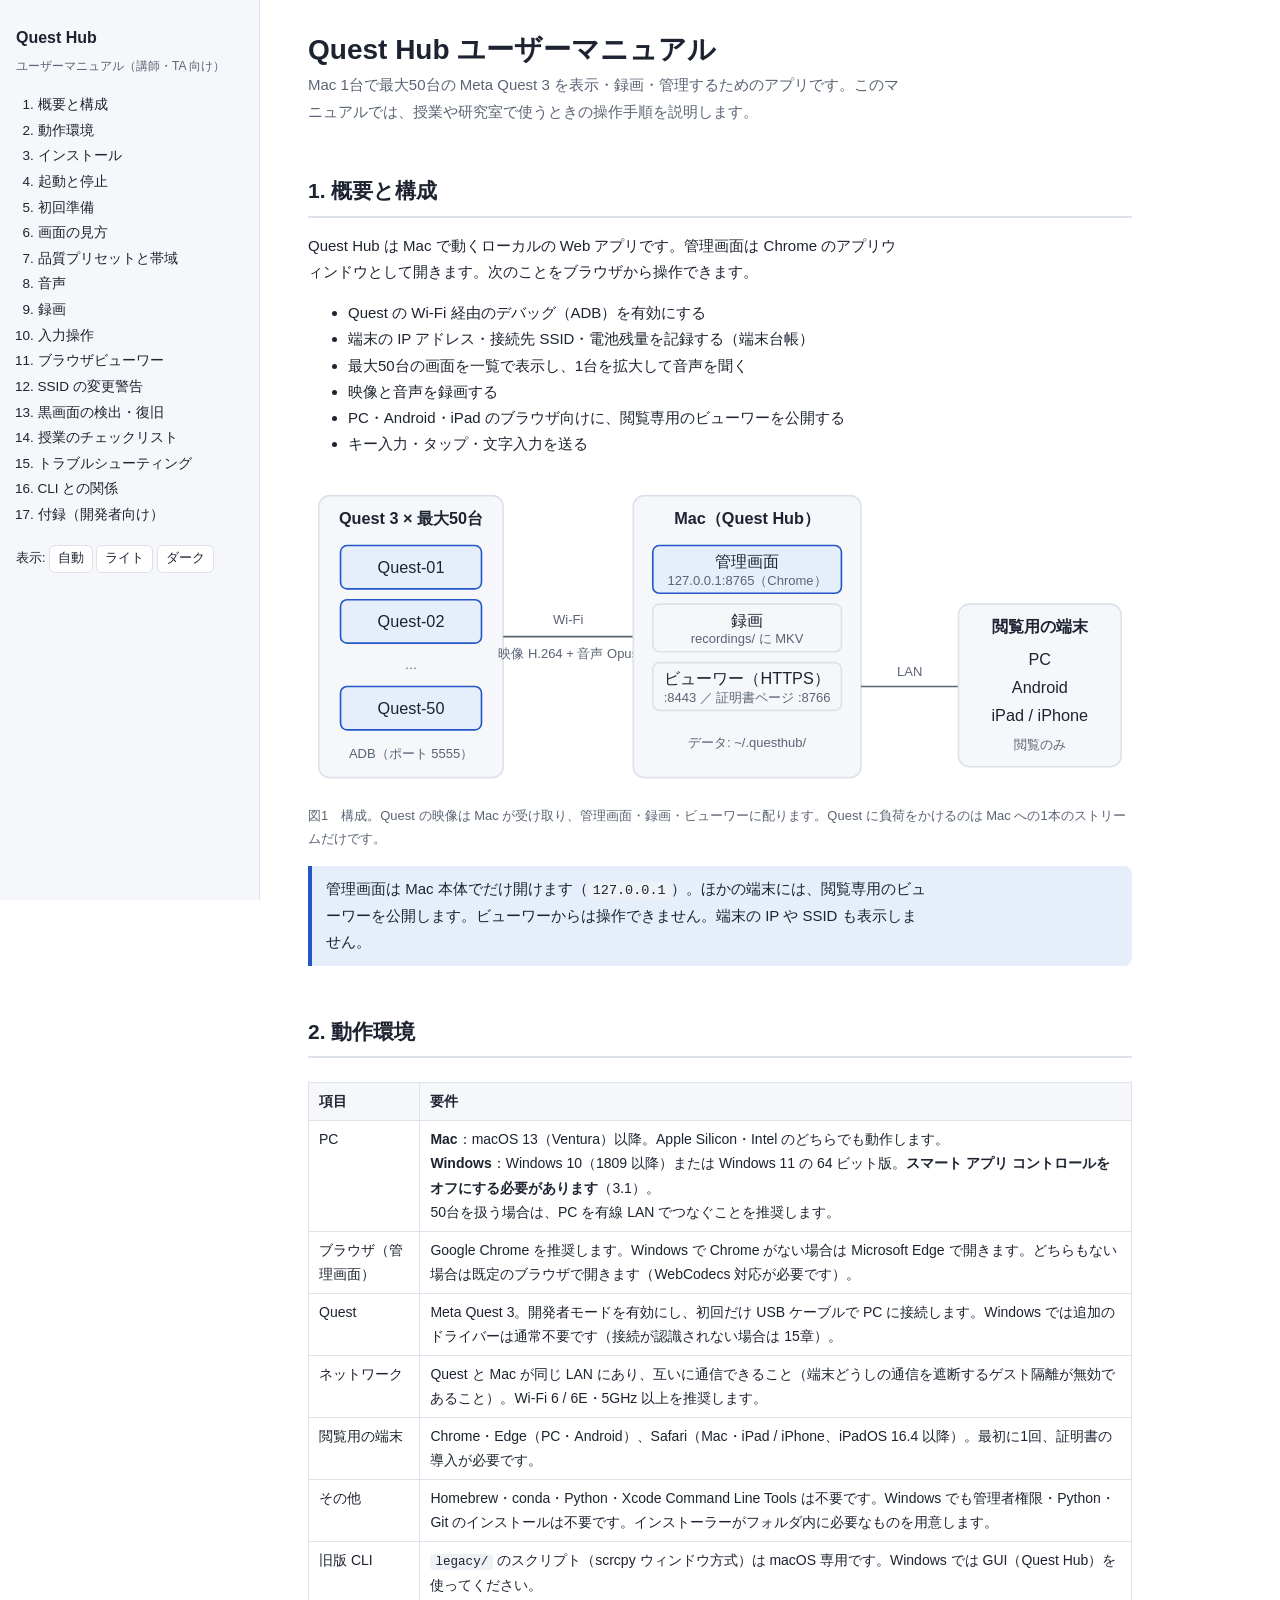
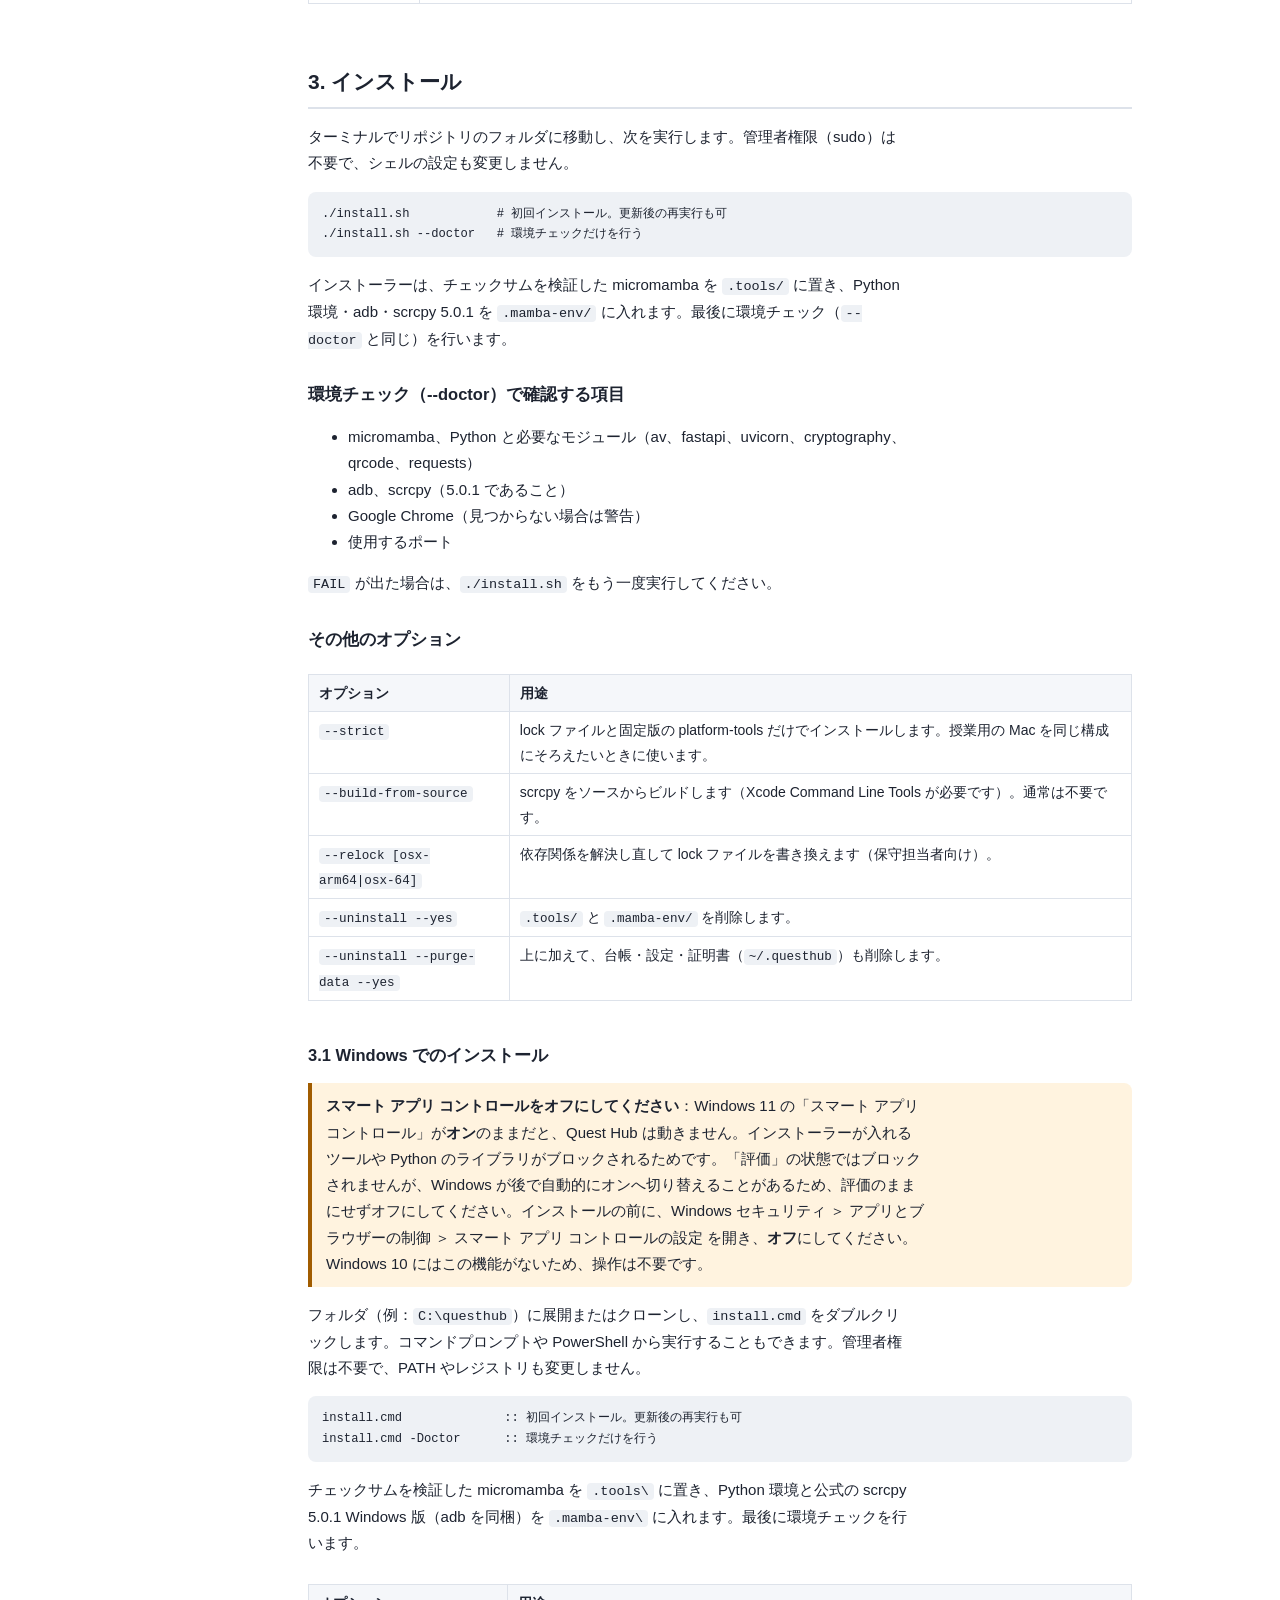
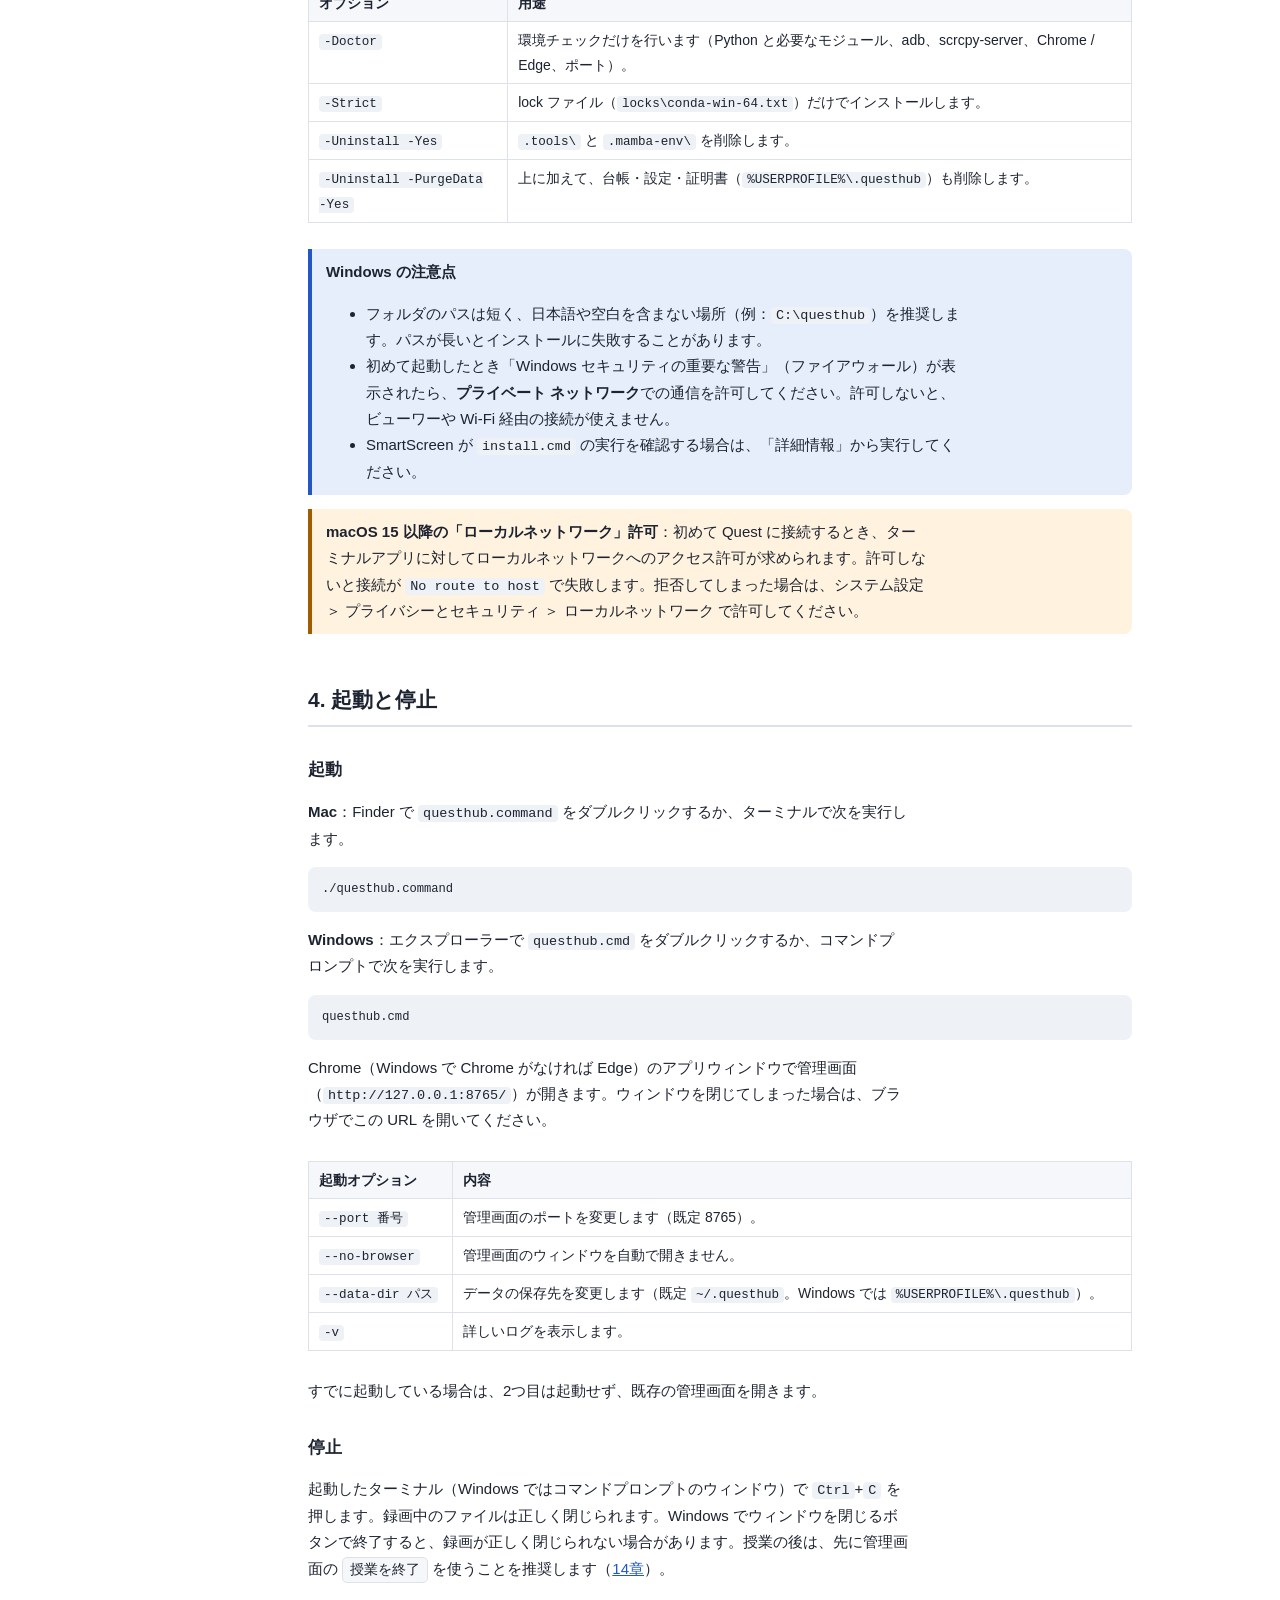
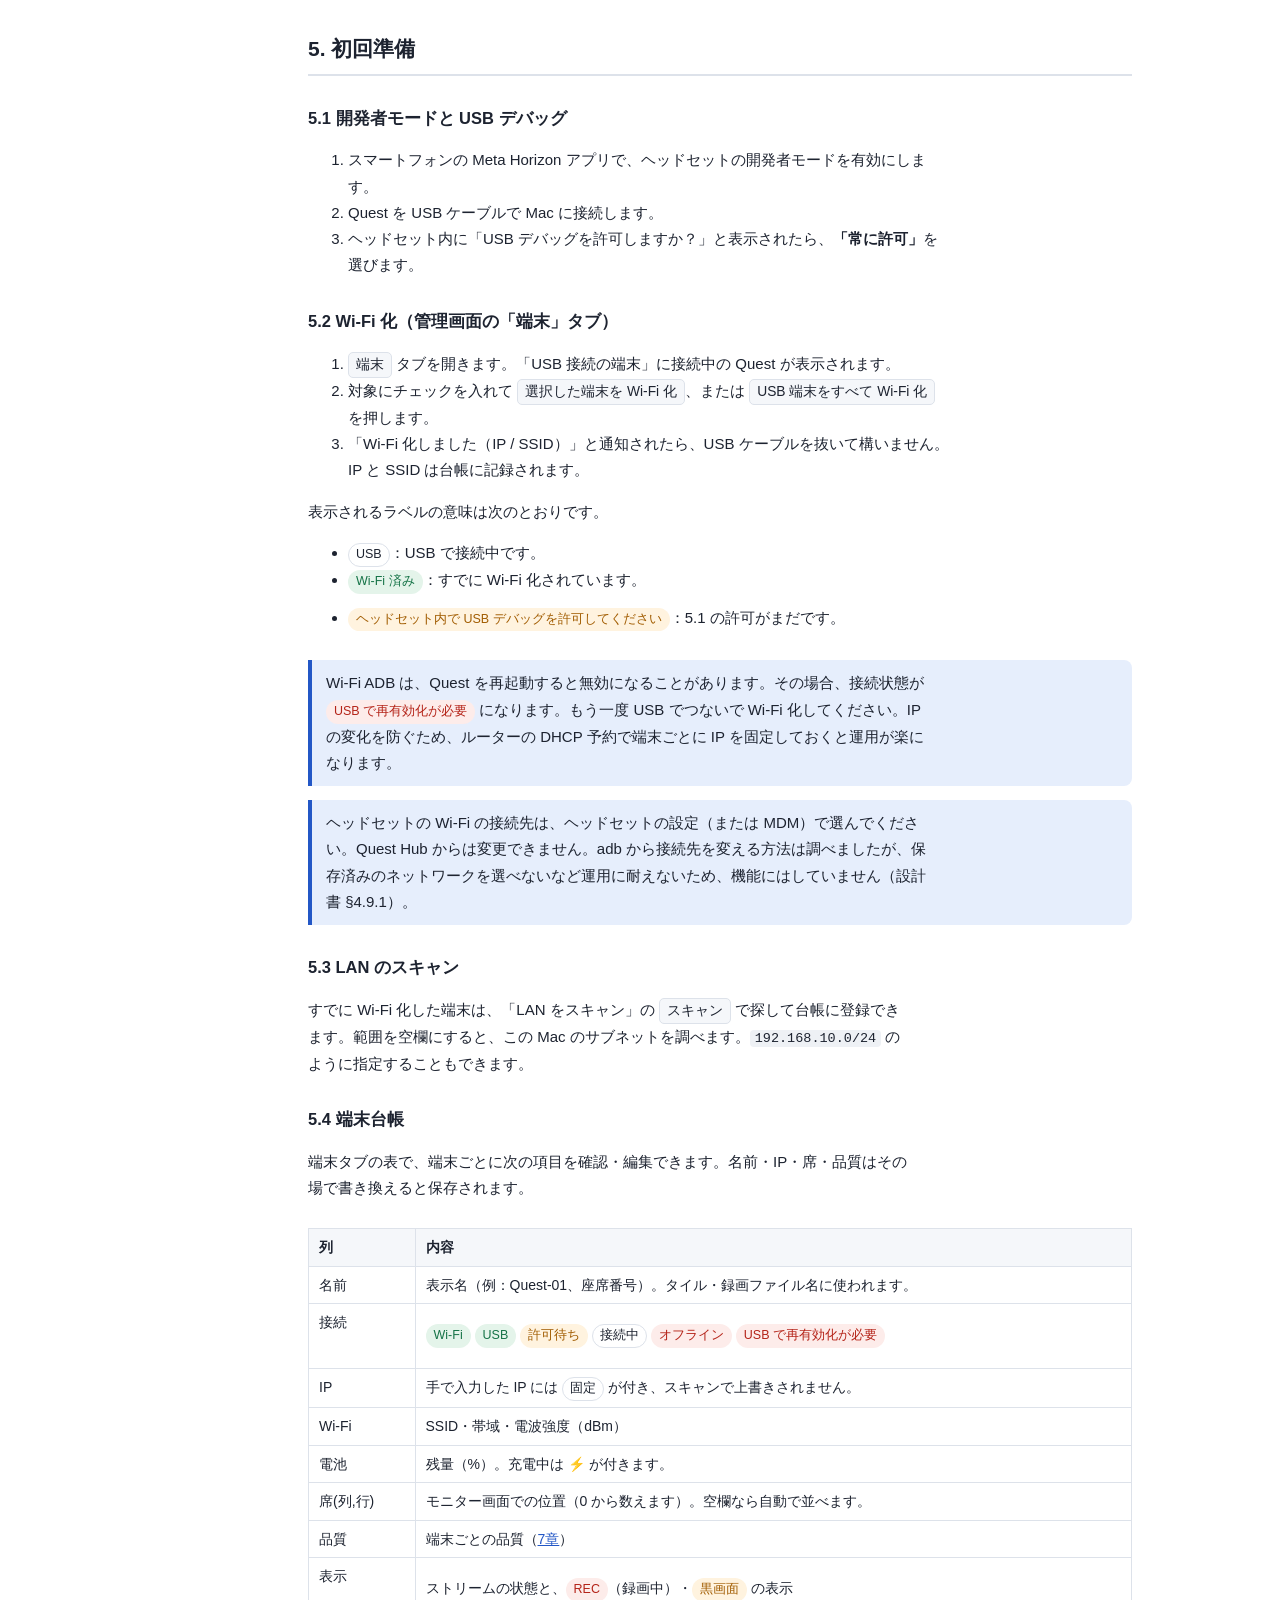
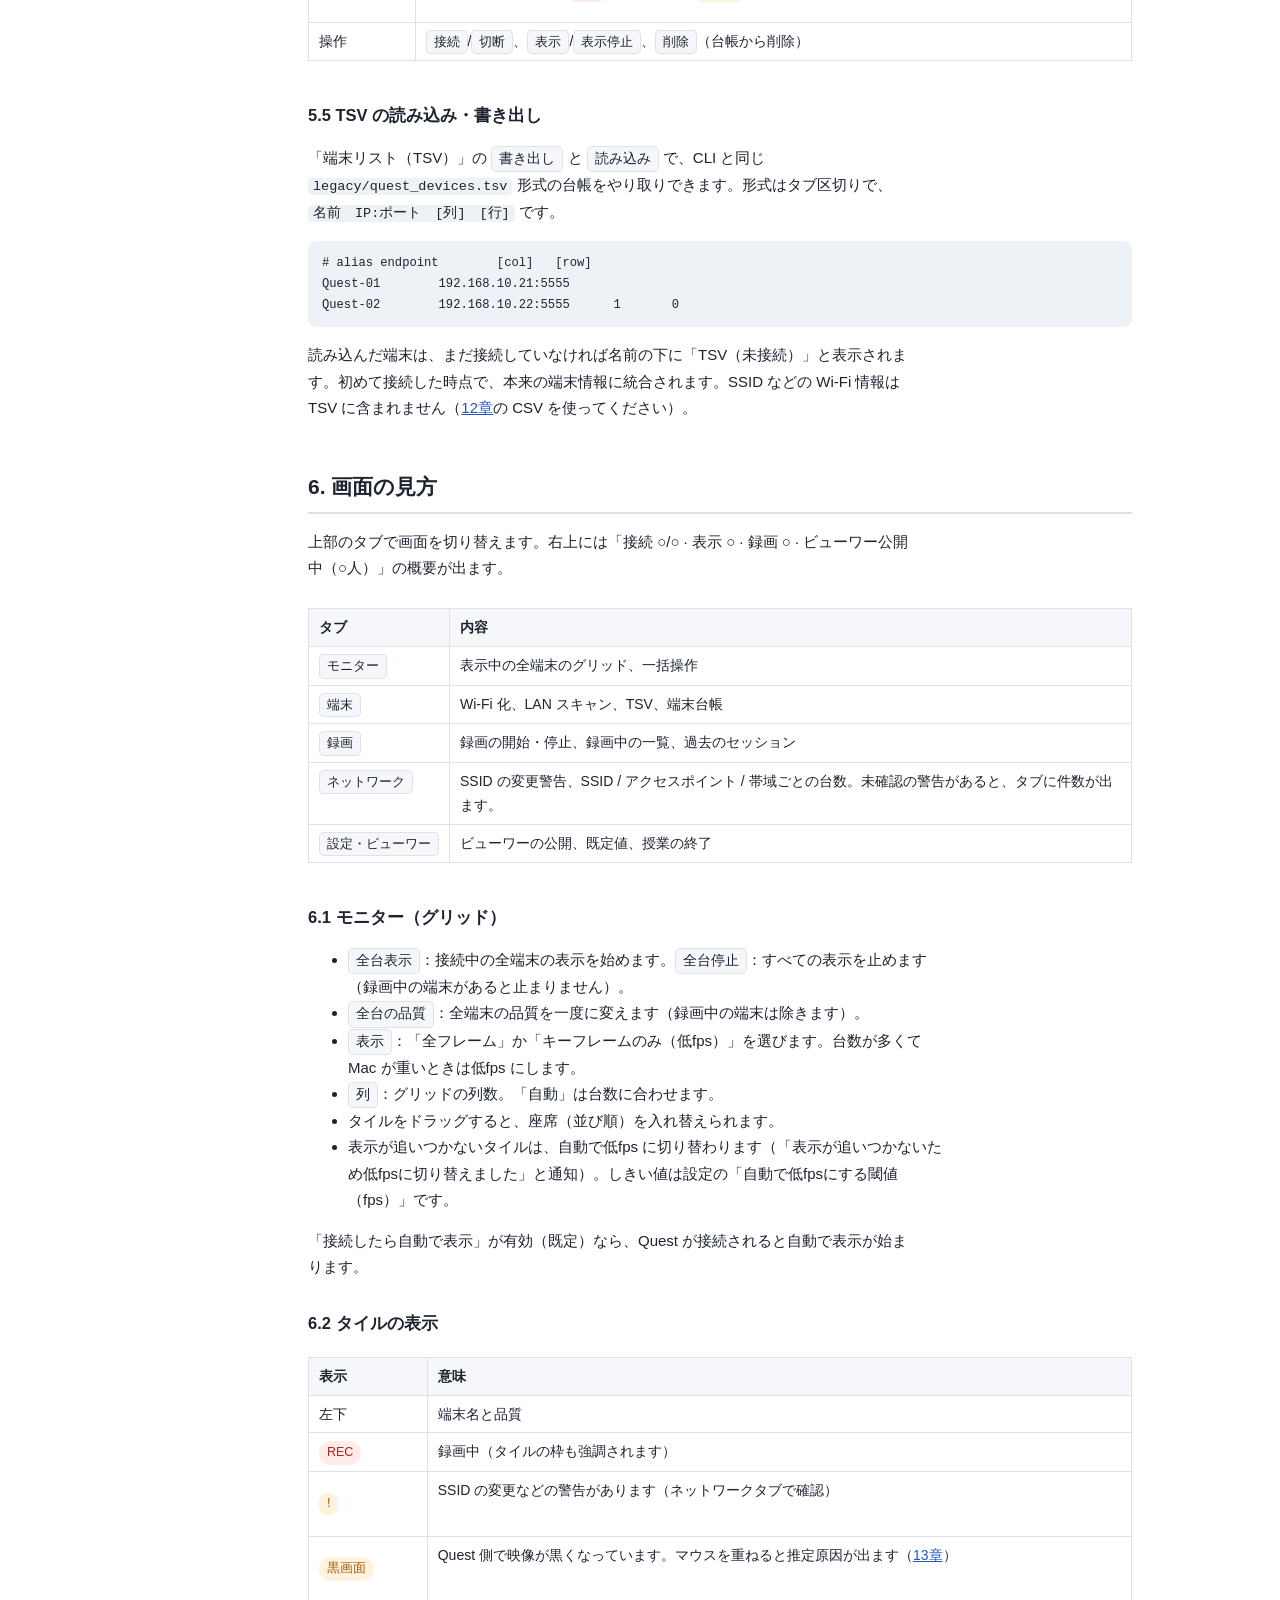
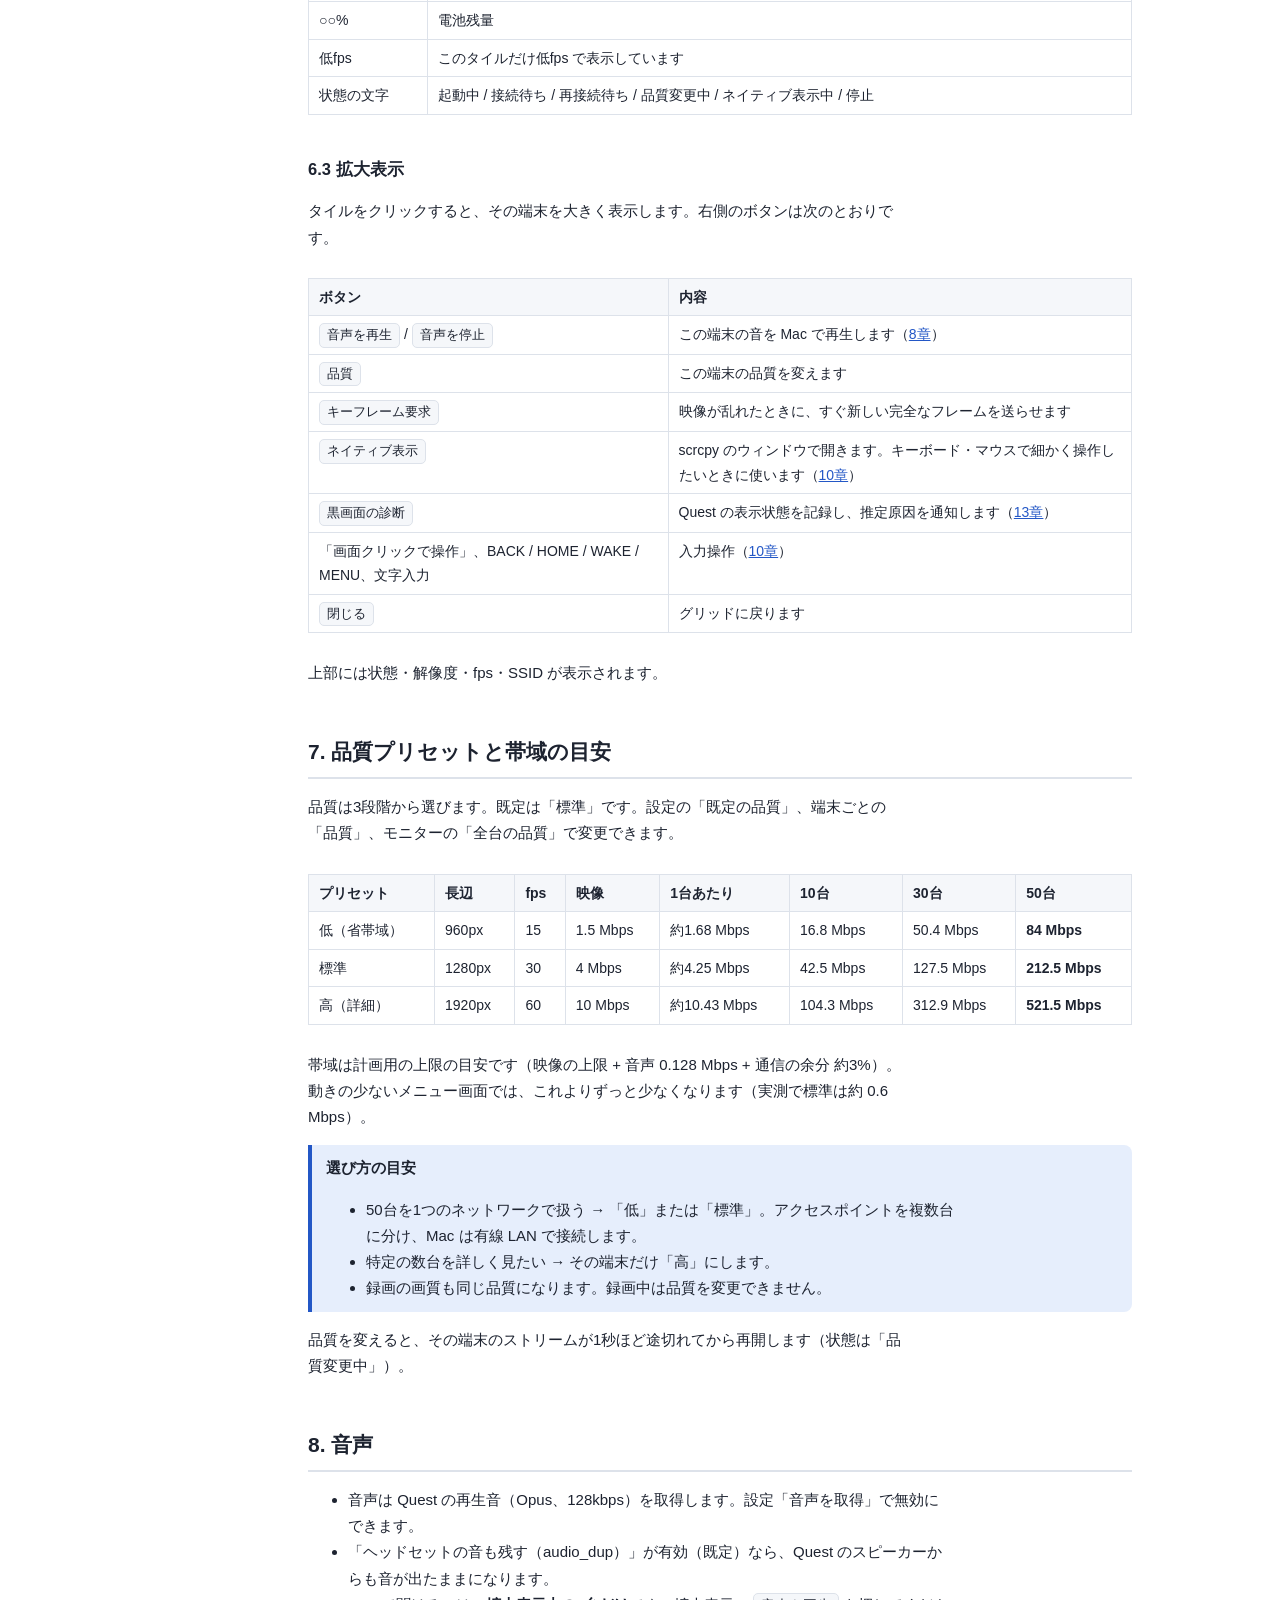
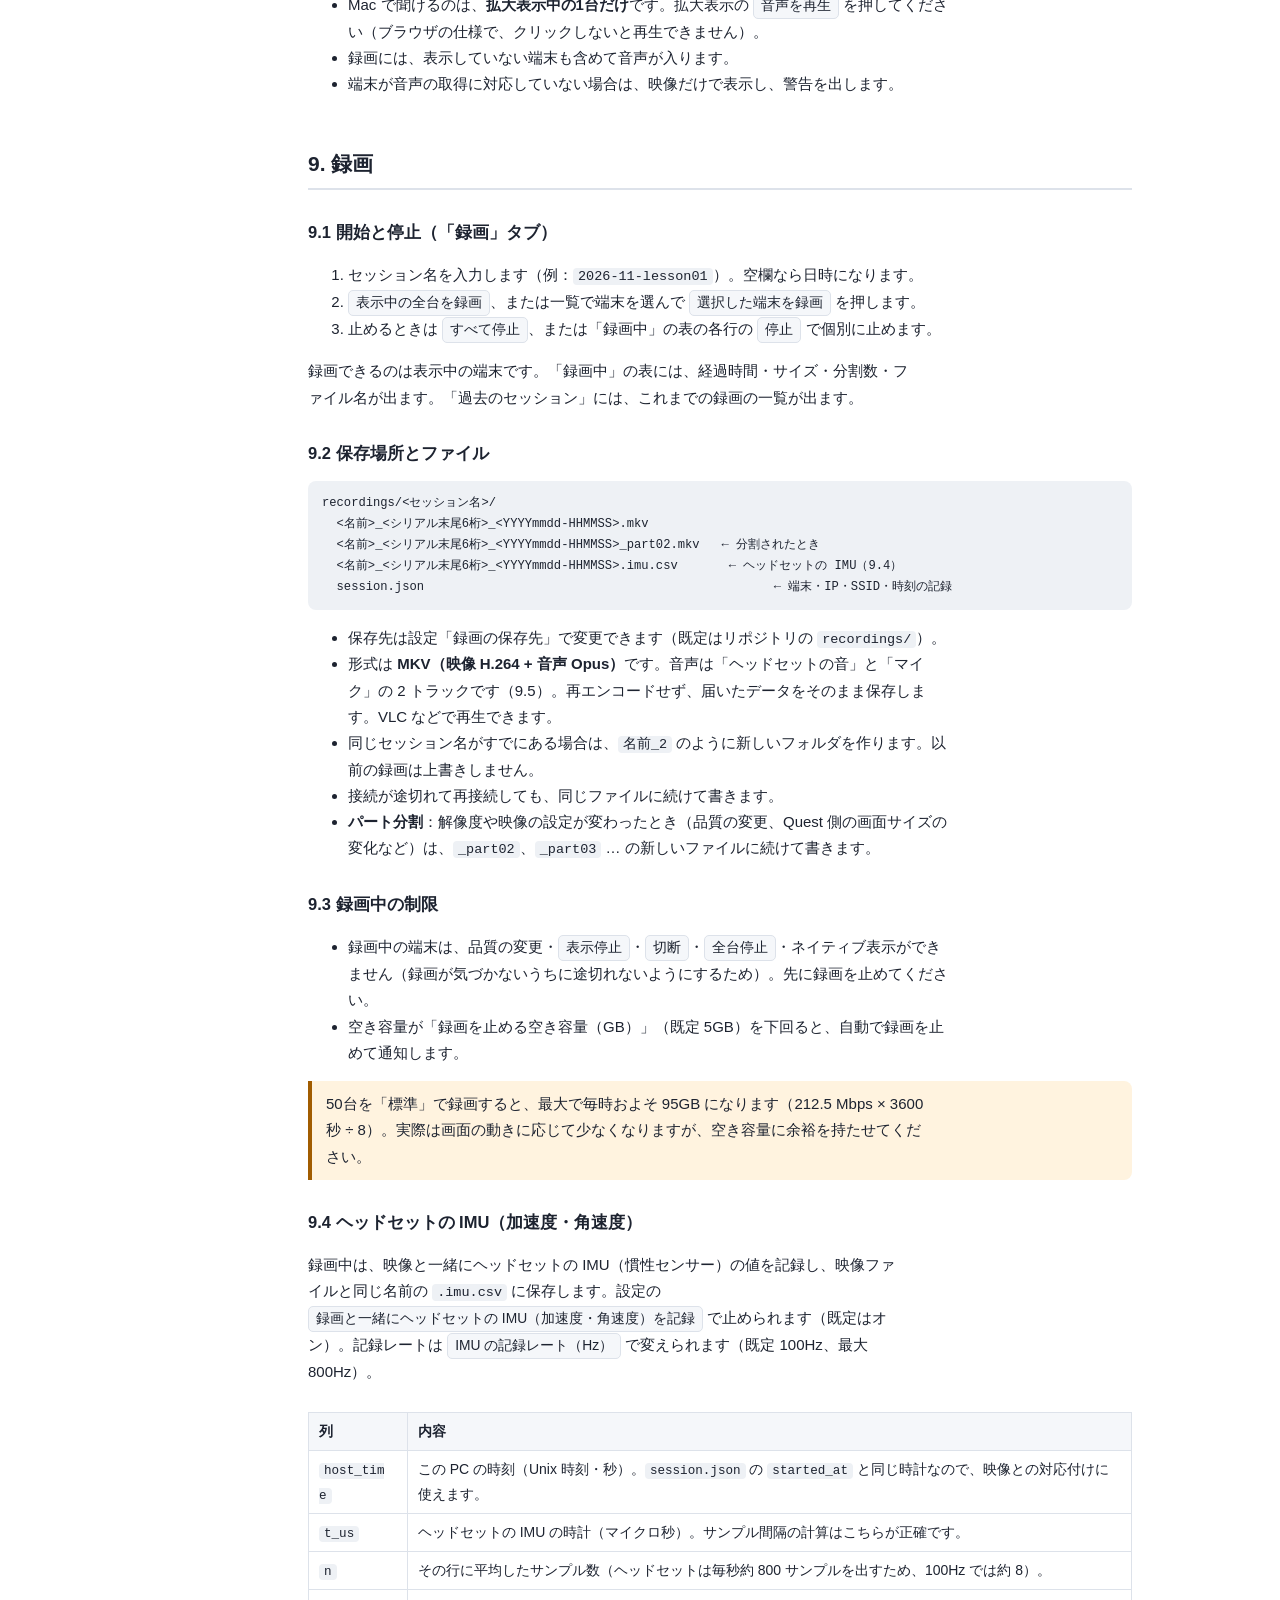
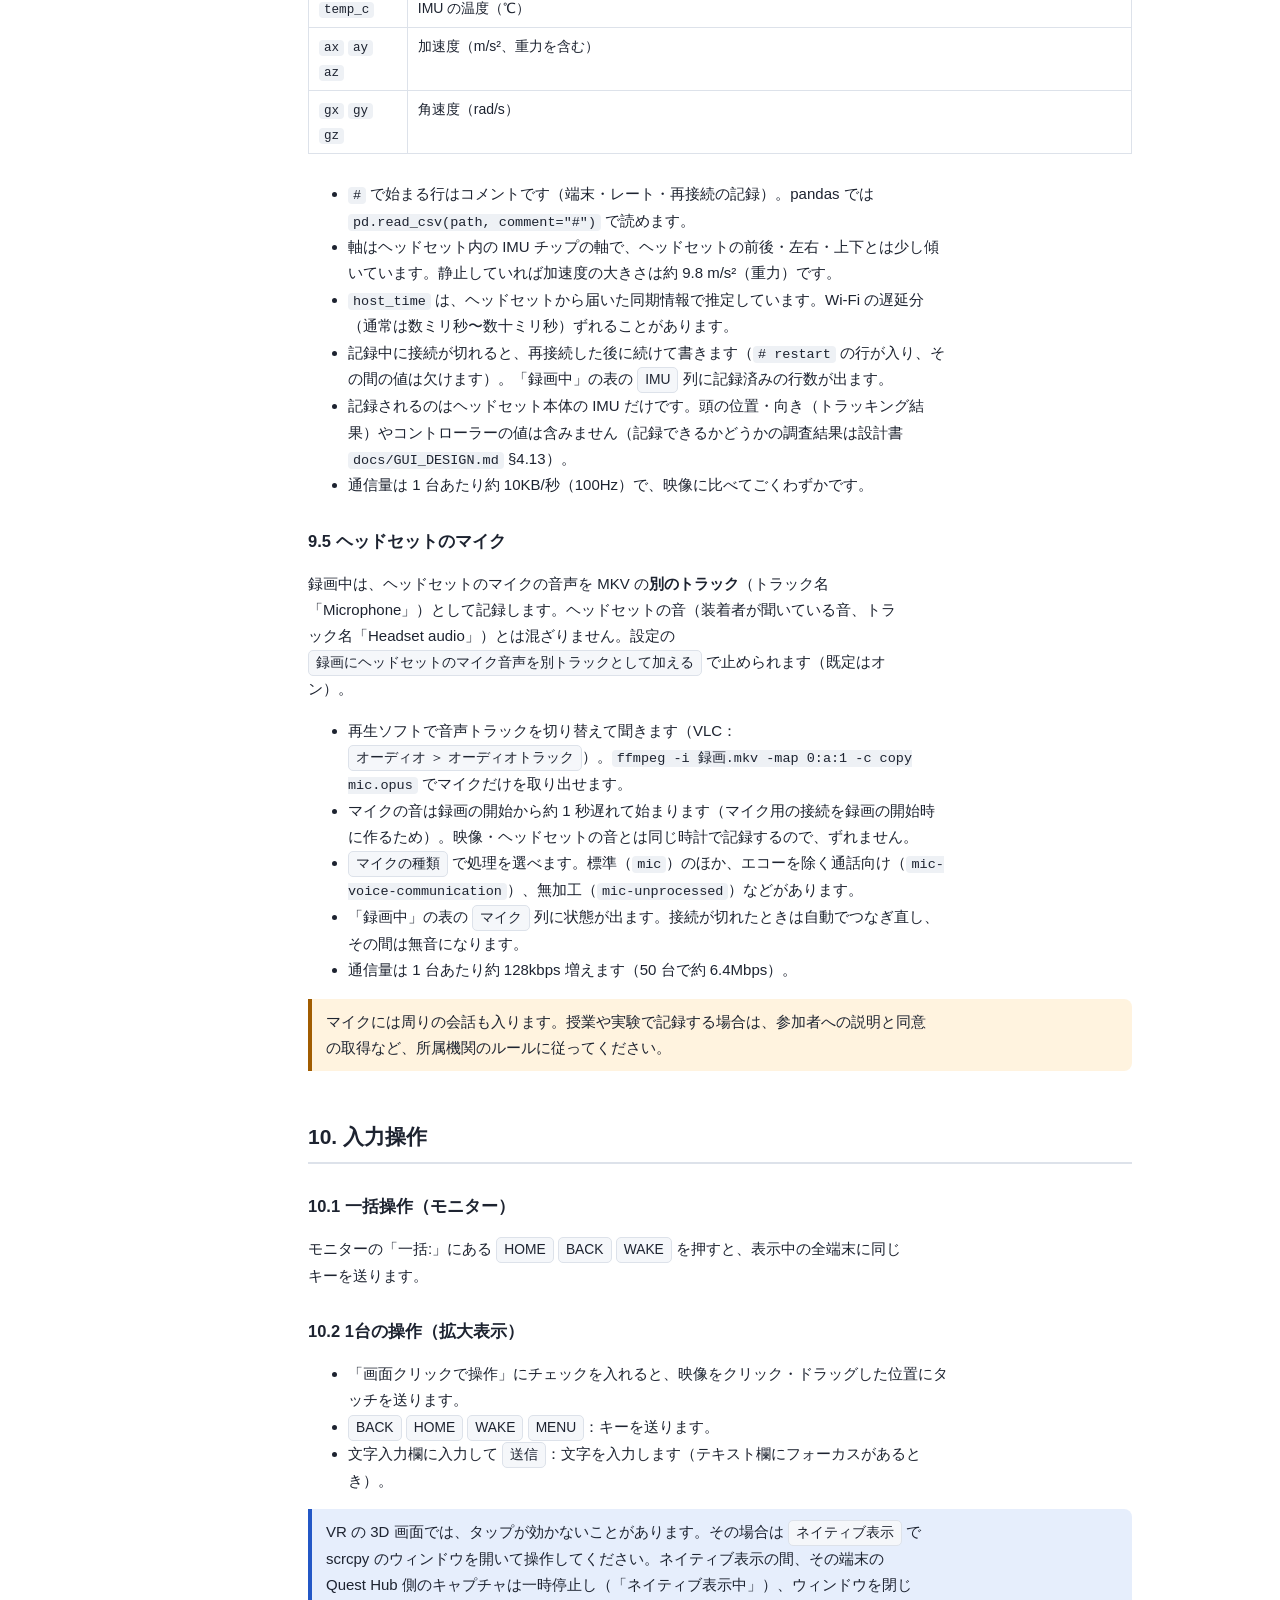
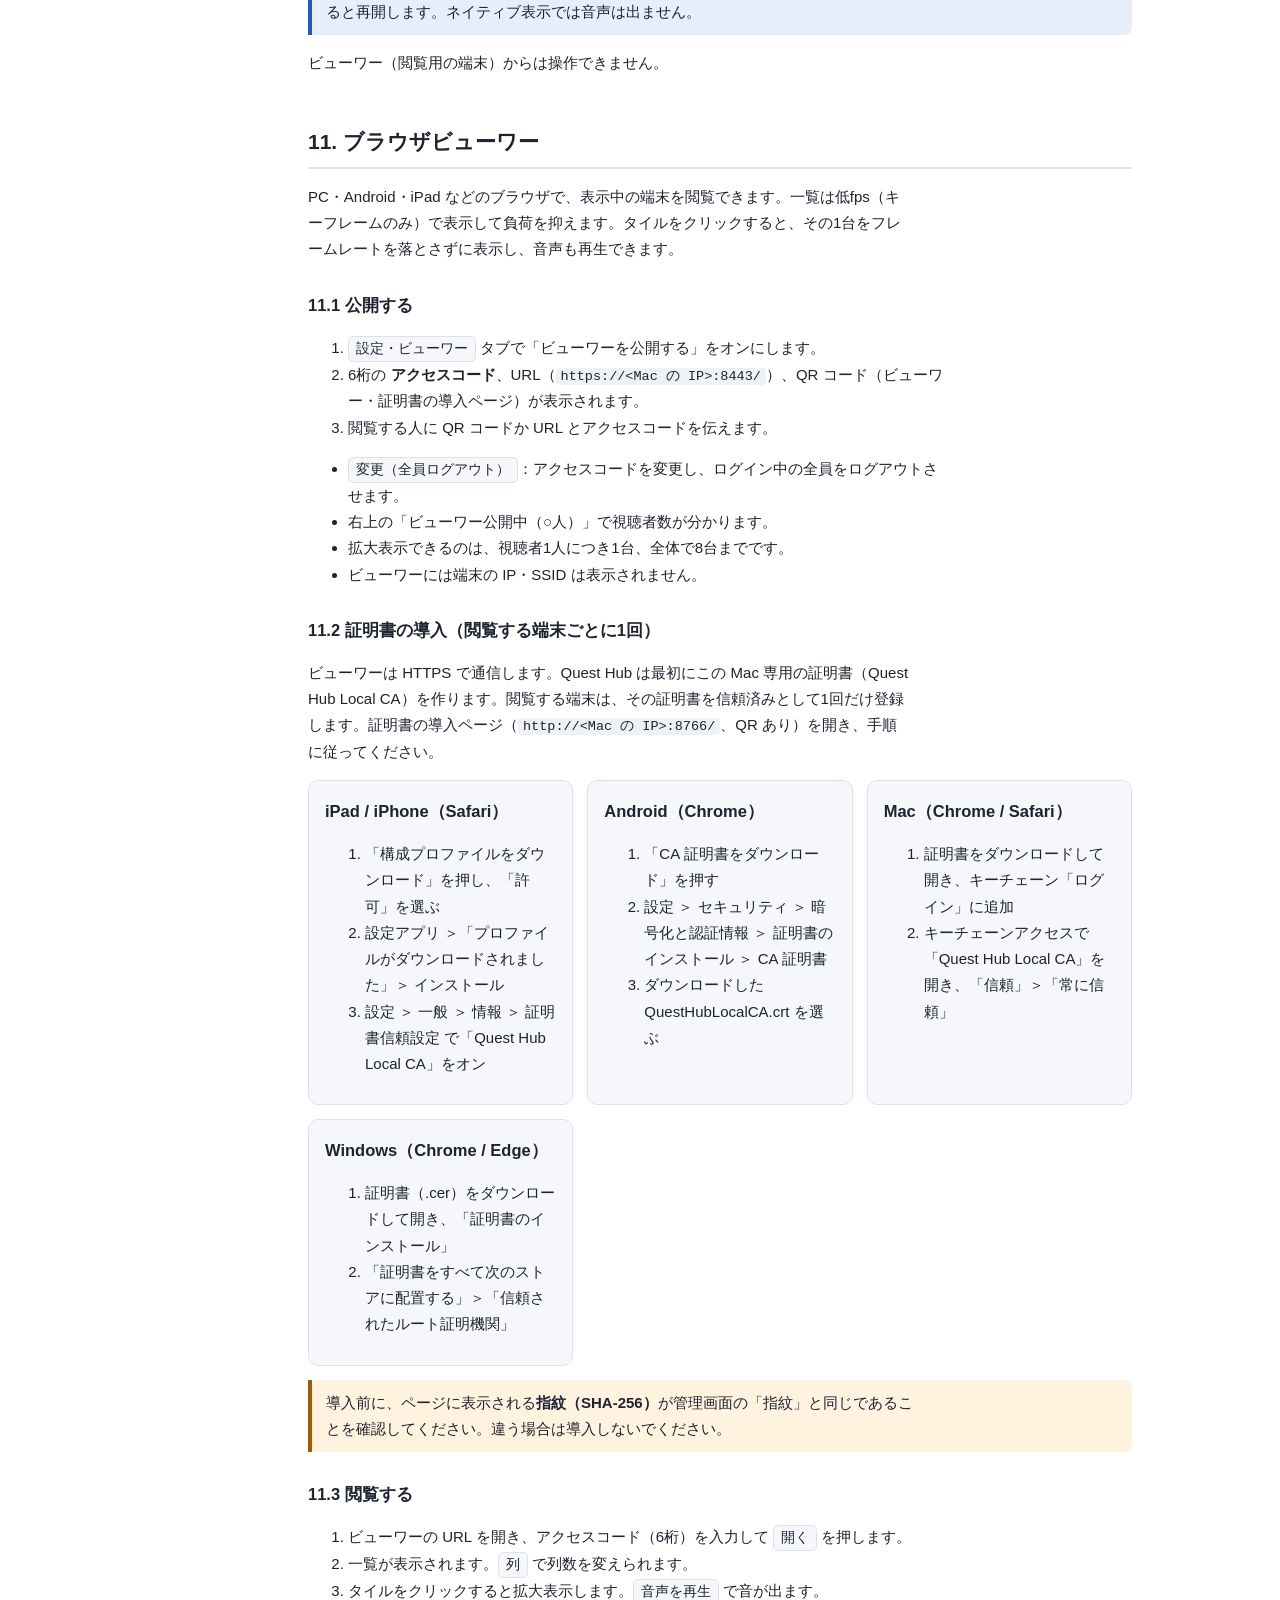
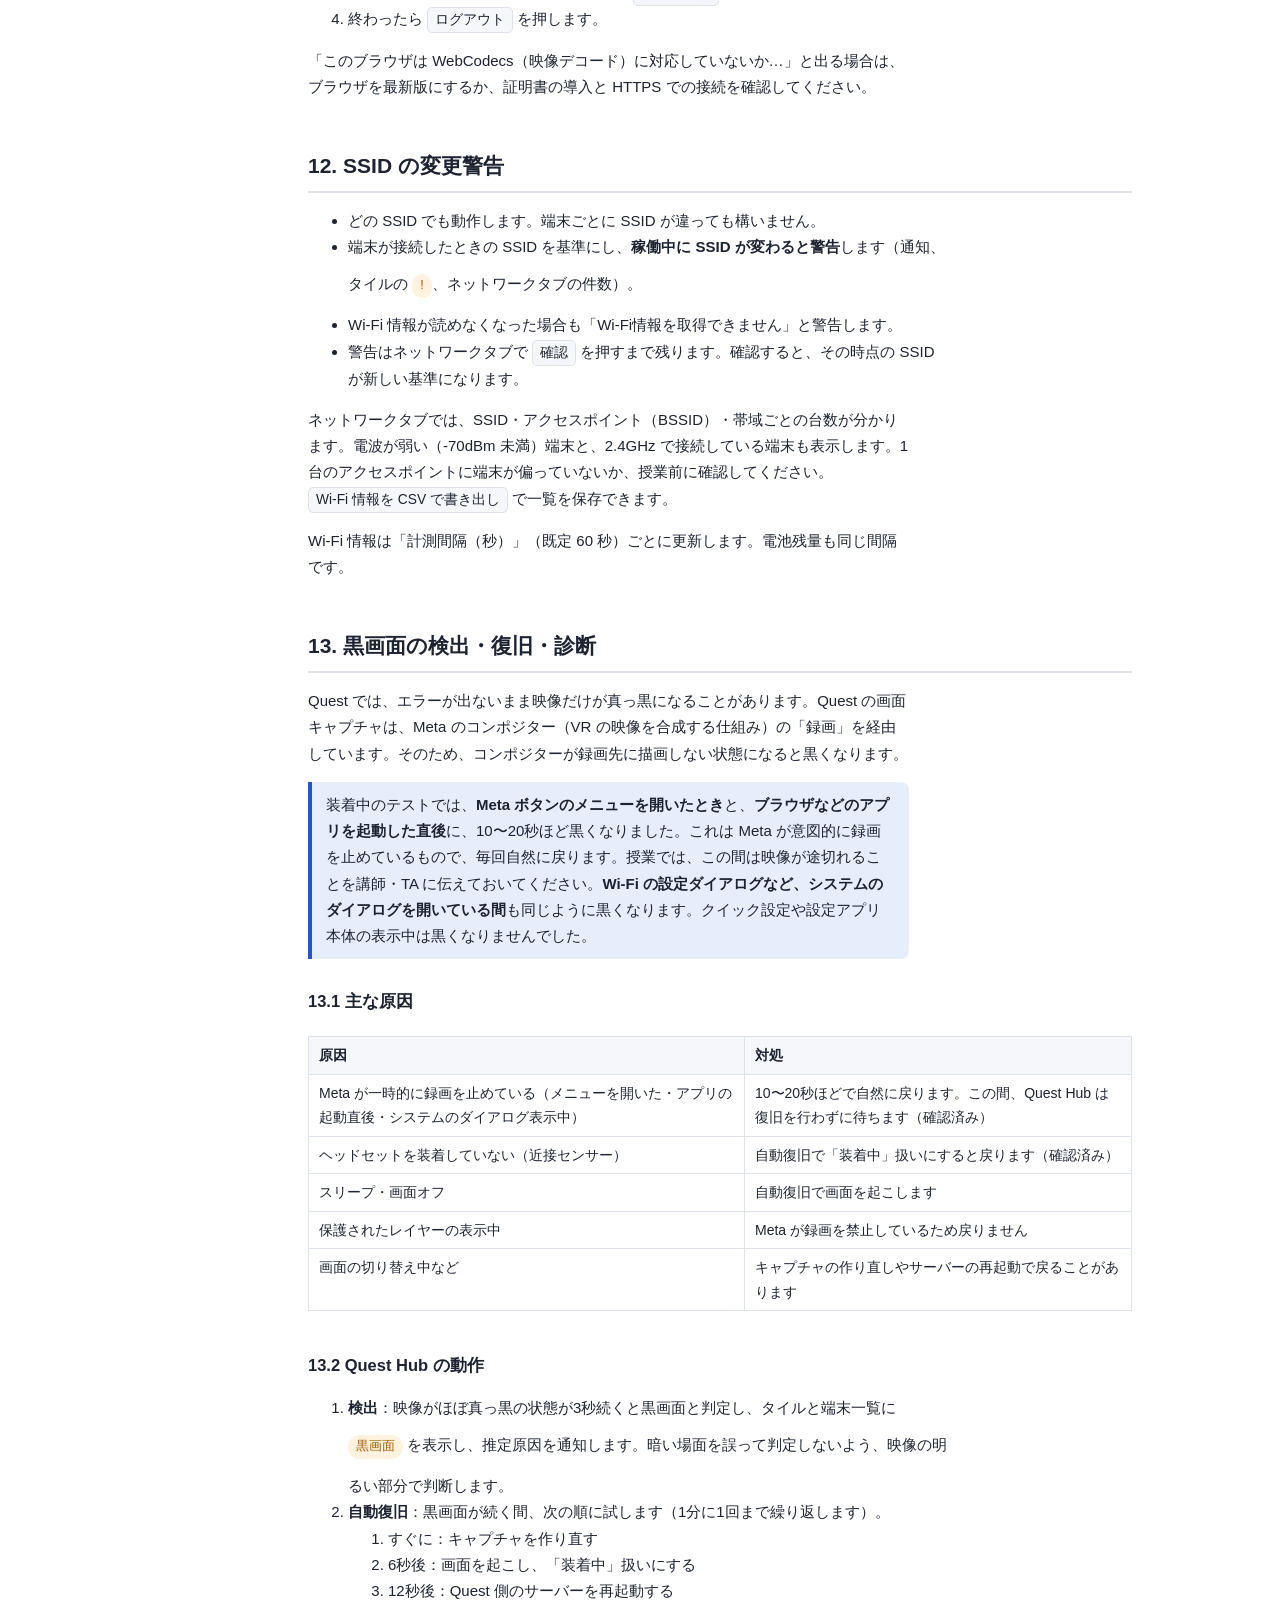
<file: docs/user_manual.html>
<!doctype html>
<html lang="ja">
<head>
<meta charset="utf-8">
<meta name="viewport" content="width=device-width, initial-scale=1">
<title>Quest Hub ユーザーマニュアル</title>
<style>
:root {
  --bg: #ffffff; --fg: #1d2330; --muted: #5b6475; --line: #dde2ea; --panel: #f5f7fa;
  --accent: #2357c6; --accent-soft: #e6eefc; --warn: #a15c00; --warn-soft: #fff3df;
  --bad: #b42318; --bad-soft: #fdecea; --ok: #157347; --ok-soft: #e4f4ea; --code: #eef1f5;
  color-scheme: light;
}
@media (prefers-color-scheme: dark) {
  :root:not([data-theme="light"]) {
    --bg: #14171d; --fg: #e5e9f0; --muted: #9aa3b2; --line: #2c323d; --panel: #1b1f27;
    --accent: #7aa7ff; --accent-soft: #1e2a44; --warn: #f0b252; --warn-soft: #33270f;
    --bad: #ff8a80; --bad-soft: #3a1c1a; --ok: #6fd49b; --ok-soft: #15301f; --code: #222833;
    color-scheme: dark;
  }
}
:root[data-theme="dark"] {
  --bg: #14171d; --fg: #e5e9f0; --muted: #9aa3b2; --line: #2c323d; --panel: #1b1f27;
  --accent: #7aa7ff; --accent-soft: #1e2a44; --warn: #f0b252; --warn-soft: #33270f;
  --bad: #ff8a80; --bad-soft: #3a1c1a; --ok: #6fd49b; --ok-soft: #15301f; --code: #222833;
  color-scheme: dark;
}
* { box-sizing: border-box; }
html { scroll-behavior: smooth; }
body {
  margin: 0; background: var(--bg); color: var(--fg);
  font: 15px/1.75 -apple-system, BlinkMacSystemFont, "Hiragino Sans", "Hiragino Kaku Gothic ProN", "Noto Sans JP", "Yu Gothic", sans-serif;
}
.layout { display: grid; grid-template-columns: 260px minmax(0, 1fr); min-height: 100vh; }
nav.toc {
  position: sticky; top: 0; height: 100vh; overflow-y: auto; padding: 24px 16px;
  border-right: 1px solid var(--line); background: var(--panel); font-size: 13.5px;
}
nav.toc .brand { font-weight: 700; font-size: 16px; margin-bottom: 4px; }
nav.toc .ver { color: var(--muted); font-size: 12px; margin-bottom: 16px; }
nav.toc ol { margin: 0; padding-left: 1.6em; }
nav.toc li { margin: 2px 0; }
nav.toc a { color: var(--fg); text-decoration: none; }
nav.toc a:hover { color: var(--accent); }
main { padding: 32px 48px 80px; max-width: 920px; }
h1 { font-size: 28px; margin: 0 0 4px; line-height: 1.3; }
h2 { font-size: 21px; margin: 48px 0 12px; padding-bottom: 6px; border-bottom: 2px solid var(--line); scroll-margin-top: 16px; }
h3 { font-size: 16.5px; margin: 28px 0 8px; }
p, li { max-width: 72ch; }
a { color: var(--accent); }
code, kbd { font-family: ui-monospace, SFMono-Regular, Menlo, monospace; font-size: 0.9em; background: var(--code); padding: 1px 5px; border-radius: 4px; word-break: break-word; }
pre { background: var(--code); padding: 12px 14px; border-radius: 8px; overflow-x: auto; font-size: 13.5px; line-height: 1.55; }
pre code { background: none; padding: 0; }
.ui { display: inline-block; padding: 0 7px; border: 1px solid var(--line); border-radius: 5px; background: var(--panel); font-size: 0.92em; white-space: nowrap; }
.lead { color: var(--muted); margin-top: 0; }
table { border-collapse: collapse; width: 100%; margin: 12px 0; font-size: 14px; }
th, td { border: 1px solid var(--line); padding: 6px 10px; text-align: left; vertical-align: top; }
th { background: var(--panel); }
.table-wrap { overflow-x: auto; }
.note, .warn, .danger { border-left: 4px solid; padding: 10px 14px; border-radius: 0 8px 8px 0; margin: 14px 0; }
.note { border-color: var(--accent); background: var(--accent-soft); }
.warn { border-color: var(--warn); background: var(--warn-soft); }
.danger { border-color: var(--bad); background: var(--bad-soft); }
.note > :first-child, .warn > :first-child, .danger > :first-child { margin-top: 0; }
.note > :last-child, .warn > :last-child, .danger > :last-child { margin-bottom: 0; }
.chip { display: inline-block; padding: 0 7px; border-radius: 999px; font-size: 12.5px; border: 1px solid var(--line); white-space: nowrap; }
.chip.ok { color: var(--ok); background: var(--ok-soft); border-color: transparent; }
.chip.warn { color: var(--warn); background: var(--warn-soft); border-color: transparent; }
.chip.bad { color: var(--bad); background: var(--bad-soft); border-color: transparent; }
.checklist { list-style: none; padding-left: 0; }
.checklist li { padding-left: 1.7em; position: relative; margin: 4px 0; }
.checklist li::before { content: ""; position: absolute; left: 0; top: 0.4em; width: 1em; height: 1em; border: 1.5px solid var(--muted); border-radius: 3px; }
.cols { display: grid; grid-template-columns: repeat(auto-fit, minmax(250px, 1fr)); gap: 14px; }
.card { border: 1px solid var(--line); border-radius: 10px; padding: 12px 16px; background: var(--panel); }
.card h3 { margin-top: 4px; }
figure { margin: 16px 0; }
figure svg { width: 100%; height: auto; display: block; }
figcaption { color: var(--muted); font-size: 13px; margin-top: 6px; }
svg text { font-family: inherit; fill: var(--fg); }
svg .box { fill: var(--panel); stroke: var(--line); stroke-width: 1.5; }
svg .box-accent { fill: var(--accent-soft); stroke: var(--accent); stroke-width: 1.5; }
svg .line { stroke: var(--muted); stroke-width: 1.5; fill: none; }
svg .sub { fill: var(--muted); font-size: 12px; }
.theme-toggle { margin-top: 18px; font-size: 12.5px; }
.theme-toggle button { font: inherit; border: 1px solid var(--line); background: var(--bg); color: var(--fg); border-radius: 6px; padding: 2px 8px; cursor: pointer; }
.toc-toggle { display: none; }
@media (max-width: 860px) {
  .layout { display: block; }
  nav.toc { position: static; height: auto; border-right: none; border-bottom: 1px solid var(--line); padding: 14px 16px; }
  nav.toc ol { columns: 2; column-gap: 20px; }
  main { padding: 20px 16px 60px; }
  h1 { font-size: 23px; }
}
@media (max-width: 480px) { nav.toc ol { columns: 1; } }
@media print {
  :root { --bg: #fff; --fg: #000; --muted: #444; --line: #bbb; --panel: #f3f3f3; --code: #f0f0f0; }
  .layout { display: block; }
  nav.toc { position: static; height: auto; border: none; background: none; page-break-after: always; }
  nav.toc ol { columns: 1; }
  .theme-toggle { display: none; }
  main { max-width: none; padding: 0; }
  h2 { page-break-after: avoid; break-after: avoid; }
  table, pre, figure, .note, .warn, .danger, .card { page-break-inside: avoid; break-inside: avoid; }
  a { color: inherit; text-decoration: none; }
}
</style>
</head>
<body>
<div class="layout">
<nav class="toc" aria-label="目次">
  <div class="brand">Quest Hub</div>
  <div class="ver">ユーザーマニュアル（講師・TA 向け）</div>
  <ol>
    <li><a href="#overview">概要と構成</a></li>
    <li><a href="#requirements">動作環境</a></li>
    <li><a href="#install">インストール</a></li>
    <li><a href="#launch">起動と停止</a></li>
    <li><a href="#setup">初回準備</a></li>
    <li><a href="#screen">画面の見方</a></li>
    <li><a href="#quality">品質プリセットと帯域</a></li>
    <li><a href="#audio">音声</a></li>
    <li><a href="#recording">録画</a></li>
    <li><a href="#input">入力操作</a></li>
    <li><a href="#viewer">ブラウザビューワー</a></li>
    <li><a href="#ssid">SSID の変更警告</a></li>
    <li><a href="#black">黒画面の検出・復旧</a></li>
    <li><a href="#checklist">授業のチェックリスト</a></li>
    <li><a href="#trouble">トラブルシューティング</a></li>
    <li><a href="#cli">CLI との関係</a></li>
    <li><a href="#appendix">付録（開発者向け）</a></li>
  </ol>
  <div class="theme-toggle">表示: <button type="button" data-set-theme="">自動</button> <button type="button" data-set-theme="light">ライト</button> <button type="button" data-set-theme="dark">ダーク</button></div>
</nav>

<main>
<h1>Quest Hub ユーザーマニュアル</h1>
<p class="lead">Mac 1台で最大50台の Meta Quest 3 を表示・録画・管理するためのアプリです。このマニュアルでは、授業や研究室で使うときの操作手順を説明します。</p>

<!-- 1 -->
<h2 id="overview">1. 概要と構成</h2>
<p>Quest Hub は Mac で動くローカルの Web アプリです。管理画面は Chrome のアプリウィンドウとして開きます。次のことをブラウザから操作できます。</p>
<ul>
  <li>Quest の Wi-Fi 経由のデバッグ（ADB）を有効にする</li>
  <li>端末の IP アドレス・接続先 SSID・電池残量を記録する（端末台帳）</li>
  <li>最大50台の画面を一覧で表示し、1台を拡大して音声を聞く</li>
  <li>映像と音声を録画する</li>
  <li>PC・Android・iPad のブラウザ向けに、閲覧専用のビューワーを公開する</li>
  <li>キー入力・タップ・文字入力を送る</li>
</ul>

<figure>
<svg viewBox="0 0 760 300" role="img" aria-label="構成図：Quest 3 が Wi-Fi で Mac に映像と音声を送り、Mac の管理画面とビューワーで表示する">
  <rect class="box" x="10" y="20" width="170" height="260" rx="10"/>
  <text x="95" y="46" text-anchor="middle" font-weight="700">Quest 3 × 最大50台</text>
  <rect class="box-accent" x="30" y="66" width="130" height="40" rx="6"/><text x="95" y="91" text-anchor="middle">Quest-01</text>
  <rect class="box-accent" x="30" y="116" width="130" height="40" rx="6"/><text x="95" y="141" text-anchor="middle">Quest-02</text>
  <text x="95" y="180" text-anchor="middle" class="sub">…</text>
  <rect class="box-accent" x="30" y="196" width="130" height="40" rx="6"/><text x="95" y="221" text-anchor="middle">Quest-50</text>
  <text x="95" y="262" text-anchor="middle" class="sub">ADB（ポート 5555）</text>

  <path class="line" d="M180 150 H300"/>
  <text x="240" y="138" text-anchor="middle" class="sub">Wi-Fi</text>
  <text x="240" y="170" text-anchor="middle" class="sub">映像 H.264 + 音声 Opus</text>

  <rect class="box" x="300" y="20" width="210" height="260" rx="10"/>
  <text x="405" y="46" text-anchor="middle" font-weight="700">Mac（Quest Hub）</text>
  <rect class="box-accent" x="318" y="66" width="174" height="44" rx="6"/>
  <text x="405" y="86" text-anchor="middle">管理画面</text><text x="405" y="102" text-anchor="middle" class="sub">127.0.0.1:8765（Chrome）</text>
  <rect class="box" x="318" y="120" width="174" height="44" rx="6"/>
  <text x="405" y="140" text-anchor="middle">録画</text><text x="405" y="156" text-anchor="middle" class="sub">recordings/ に MKV</text>
  <rect class="box" x="318" y="174" width="174" height="44" rx="6"/>
  <text x="405" y="194" text-anchor="middle">ビューワー（HTTPS）</text><text x="405" y="210" text-anchor="middle" class="sub">:8443 ／ 証明書ページ :8766</text>
  <text x="405" y="252" text-anchor="middle" class="sub">データ: ~/.questhub/</text>

  <path class="line" d="M510 196 H600"/>
  <text x="555" y="186" text-anchor="middle" class="sub">LAN</text>
  <rect class="box" x="600" y="120" width="150" height="150" rx="10"/>
  <text x="675" y="146" text-anchor="middle" font-weight="700">閲覧用の端末</text>
  <text x="675" y="176" text-anchor="middle">PC</text>
  <text x="675" y="202" text-anchor="middle">Android</text>
  <text x="675" y="228" text-anchor="middle">iPad / iPhone</text>
  <text x="675" y="254" text-anchor="middle" class="sub">閲覧のみ</text>
</svg>
<figcaption>図1　構成。Quest の映像は Mac が受け取り、管理画面・録画・ビューワーに配ります。Quest に負荷をかけるのは Mac への1本のストリームだけです。</figcaption>
</figure>

<div class="note"><p>管理画面は Mac 本体でだけ開けます（<code>127.0.0.1</code>）。ほかの端末には、閲覧専用のビューワーを公開します。ビューワーからは操作できません。端末の IP や SSID も表示しません。</p></div>

<!-- 2 -->
<h2 id="requirements">2. 動作環境</h2>
<div class="table-wrap"><table>
  <tr><th>項目</th><th>要件</th></tr>
  <tr><td>PC</td><td><strong>Mac</strong>：macOS 13（Ventura）以降。Apple Silicon・Intel のどちらでも動作します。<br><strong>Windows</strong>：Windows 10（1809 以降）または Windows 11 の 64 ビット版。<strong>スマート アプリ コントロールをオフにする必要があります</strong>（3.1）。<br>50台を扱う場合は、PC を有線 LAN でつなぐことを推奨します。</td></tr>
  <tr><td>ブラウザ（管理画面）</td><td>Google Chrome を推奨します。Windows で Chrome がない場合は Microsoft Edge で開きます。どちらもない場合は既定のブラウザで開きます（WebCodecs 対応が必要です）。</td></tr>
  <tr><td>Quest</td><td>Meta Quest 3。開発者モードを有効にし、初回だけ USB ケーブルで PC に接続します。Windows では追加のドライバーは通常不要です（接続が認識されない場合は 15章）。</td></tr>
  <tr><td>ネットワーク</td><td>Quest と Mac が同じ LAN にあり、互いに通信できること（端末どうしの通信を遮断するゲスト隔離が無効であること）。Wi-Fi 6 / 6E・5GHz 以上を推奨します。</td></tr>
  <tr><td>閲覧用の端末</td><td>Chrome・Edge（PC・Android）、Safari（Mac・iPad / iPhone、iPadOS 16.4 以降）。最初に1回、証明書の導入が必要です。</td></tr>
  <tr><td>その他</td><td>Homebrew・conda・Python・Xcode Command Line Tools は不要です。Windows でも管理者権限・Python・Git のインストールは不要です。インストーラーがフォルダ内に必要なものを用意します。</td></tr>
  <tr><td>旧版 CLI</td><td><code>legacy/</code> のスクリプト（scrcpy ウィンドウ方式）は macOS 専用です。Windows では GUI（Quest Hub）を使ってください。</td></tr>
</table></div>

<!-- 3 -->
<h2 id="install">3. インストール</h2>
<p>ターミナルでリポジトリのフォルダに移動し、次を実行します。管理者権限（sudo）は不要で、シェルの設定も変更しません。</p>
<pre><code>./install.sh            # 初回インストール。更新後の再実行も可
./install.sh --doctor   # 環境チェックだけを行う</code></pre>
<p>インストーラーは、チェックサムを検証した micromamba を <code>.tools/</code> に置き、Python 環境・adb・scrcpy 5.0.1 を <code>.mamba-env/</code> に入れます。最後に環境チェック（<code>--doctor</code> と同じ）を行います。</p>

<h3>環境チェック（--doctor）で確認する項目</h3>
<ul>
  <li>micromamba、Python と必要なモジュール（av、fastapi、uvicorn、cryptography、qrcode、requests）</li>
  <li>adb、scrcpy（5.0.1 であること）</li>
  <li>Google Chrome（見つからない場合は警告）</li>
  <li>使用するポート</li>
</ul>
<p><code>FAIL</code> が出た場合は、<code>./install.sh</code> をもう一度実行してください。</p>

<h3>その他のオプション</h3>
<div class="table-wrap"><table>
  <tr><th>オプション</th><th>用途</th></tr>
  <tr><td><code>--strict</code></td><td>lock ファイルと固定版の platform-tools だけでインストールします。授業用の Mac を同じ構成にそろえたいときに使います。</td></tr>
  <tr><td><code>--build-from-source</code></td><td>scrcpy をソースからビルドします（Xcode Command Line Tools が必要です）。通常は不要です。</td></tr>
  <tr><td><code>--relock [osx-arm64|osx-64]</code></td><td>依存関係を解決し直して lock ファイルを書き換えます（保守担当者向け）。</td></tr>
  <tr><td><code>--uninstall --yes</code></td><td><code>.tools/</code> と <code>.mamba-env/</code> を削除します。</td></tr>
  <tr><td><code>--uninstall --purge-data --yes</code></td><td>上に加えて、台帳・設定・証明書（<code>~/.questhub</code>）も削除します。</td></tr>
</table></div>

<h3>3.1 Windows でのインストール</h3>
<div class="warn"><p><strong>スマート アプリ コントロールをオフにしてください</strong>：Windows 11 の「スマート アプリ コントロール」が<strong>オン</strong>のままだと、Quest Hub は動きません。インストーラーが入れるツールや Python のライブラリがブロックされるためです。「評価」の状態ではブロックされませんが、Windows が後で自動的にオンへ切り替えることがあるため、評価のままにせずオフにしてください。インストールの前に、Windows セキュリティ ＞ アプリとブラウザーの制御 ＞ スマート アプリ コントロールの設定 を開き、<strong>オフ</strong>にしてください。Windows 10 にはこの機能がないため、操作は不要です。</p></div>
<p>フォルダ（例：<code>C:\questhub</code>）に展開またはクローンし、<code>install.cmd</code> をダブルクリックします。コマンドプロンプトや PowerShell から実行することもできます。管理者権限は不要で、PATH やレジストリも変更しません。</p>
<pre><code>install.cmd              :: 初回インストール。更新後の再実行も可
install.cmd -Doctor      :: 環境チェックだけを行う</code></pre>
<p>チェックサムを検証した micromamba を <code>.tools\</code> に置き、Python 環境と公式の scrcpy 5.0.1 Windows 版（adb を同梱）を <code>.mamba-env\</code> に入れます。最後に環境チェックを行います。</p>
<div class="table-wrap"><table>
  <tr><th>オプション</th><th>用途</th></tr>
  <tr><td><code>-Doctor</code></td><td>環境チェックだけを行います（Python と必要なモジュール、adb、scrcpy-server、Chrome / Edge、ポート）。</td></tr>
  <tr><td><code>-Strict</code></td><td>lock ファイル（<code>locks\conda-win-64.txt</code>）だけでインストールします。</td></tr>
  <tr><td><code>-Uninstall -Yes</code></td><td><code>.tools\</code> と <code>.mamba-env\</code> を削除します。</td></tr>
  <tr><td><code>-Uninstall -PurgeData -Yes</code></td><td>上に加えて、台帳・設定・証明書（<code>%USERPROFILE%\.questhub</code>）も削除します。</td></tr>
</table></div>
<div class="note"><p><strong>Windows の注意点</strong></p>
<ul>
  <li>フォルダのパスは短く、日本語や空白を含まない場所（例：<code>C:\questhub</code>）を推奨します。パスが長いとインストールに失敗することがあります。</li>
  <li>初めて起動したとき「Windows セキュリティの重要な警告」（ファイアウォール）が表示されたら、<strong>プライベート ネットワーク</strong>での通信を許可してください。許可しないと、ビューワーや Wi-Fi 経由の接続が使えません。</li>
  <li>SmartScreen が <code>install.cmd</code> の実行を確認する場合は、「詳細情報」から実行してください。</li>
</ul></div>

<div class="warn"><p><strong>macOS 15 以降の「ローカルネットワーク」許可</strong>：初めて Quest に接続するとき、ターミナルアプリに対してローカルネットワークへのアクセス許可が求められます。許可しないと接続が <code>No route to host</code> で失敗します。拒否してしまった場合は、システム設定 ＞ プライバシーとセキュリティ ＞ ローカルネットワーク で許可してください。</p></div>

<!-- 4 -->
<h2 id="launch">4. 起動と停止</h2>
<h3>起動</h3>
<p><strong>Mac</strong>：Finder で <code>questhub.command</code> をダブルクリックするか、ターミナルで次を実行します。</p>
<pre><code>./questhub.command</code></pre>
<p><strong>Windows</strong>：エクスプローラーで <code>questhub.cmd</code> をダブルクリックするか、コマンドプロンプトで次を実行します。</p>
<pre><code>questhub.cmd</code></pre>
<p>Chrome（Windows で Chrome がなければ Edge）のアプリウィンドウで管理画面（<code>http://127.0.0.1:8765/</code>）が開きます。ウィンドウを閉じてしまった場合は、ブラウザでこの URL を開いてください。</p>
<div class="table-wrap"><table>
  <tr><th>起動オプション</th><th>内容</th></tr>
  <tr><td><code>--port 番号</code></td><td>管理画面のポートを変更します（既定 8765）。</td></tr>
  <tr><td><code>--no-browser</code></td><td>管理画面のウィンドウを自動で開きません。</td></tr>
  <tr><td><code>--data-dir パス</code></td><td>データの保存先を変更します（既定 <code>~/.questhub</code>。Windows では <code>%USERPROFILE%\.questhub</code>）。</td></tr>
  <tr><td><code>-v</code></td><td>詳しいログを表示します。</td></tr>
</table></div>
<p>すでに起動している場合は、2つ目は起動せず、既存の管理画面を開きます。</p>

<h3>停止</h3>
<p>起動したターミナル（Windows ではコマンドプロンプトのウィンドウ）で <kbd>Ctrl</kbd>+<kbd>C</kbd> を押します。録画中のファイルは正しく閉じられます。Windows でウィンドウを閉じるボタンで終了すると、録画が正しく閉じられない場合があります。授業の後は、先に管理画面の <span class="ui">授業を終了</span> を使うことを推奨します（<a href="#checklist">14章</a>）。</p>

<!-- 5 -->
<h2 id="setup">5. 初回準備</h2>
<h3>5.1 開発者モードと USB デバッグ</h3>
<ol>
  <li>スマートフォンの Meta Horizon アプリで、ヘッドセットの開発者モードを有効にします。</li>
  <li>Quest を USB ケーブルで Mac に接続します。</li>
  <li>ヘッドセット内に「USB デバッグを許可しますか？」と表示されたら、<strong>「常に許可」</strong>を選びます。</li>
</ol>

<h3>5.2 Wi-Fi 化（管理画面の「端末」タブ）</h3>
<ol>
  <li><span class="ui">端末</span> タブを開きます。「USB 接続の端末」に接続中の Quest が表示されます。</li>
  <li>対象にチェックを入れて <span class="ui">選択した端末を Wi-Fi 化</span>、または <span class="ui">USB 端末をすべて Wi-Fi 化</span> を押します。</li>
  <li>「Wi-Fi 化しました（IP / SSID）」と通知されたら、USB ケーブルを抜いて構いません。IP と SSID は台帳に記録されます。</li>
</ol>
<p>表示されるラベルの意味は次のとおりです。</p>
<ul>
  <li><span class="chip">USB</span>：USB で接続中です。</li>
  <li><span class="chip ok">Wi-Fi 済み</span>：すでに Wi-Fi 化されています。</li>
  <li><span class="chip warn">ヘッドセット内で USB デバッグを許可してください</span>：5.1 の許可がまだです。</li>
</ul>
<div class="note"><p>Wi-Fi ADB は、Quest を再起動すると無効になることがあります。その場合、接続状態が <span class="chip bad">USB で再有効化が必要</span> になります。もう一度 USB でつないで Wi-Fi 化してください。IP の変化を防ぐため、ルーターの DHCP 予約で端末ごとに IP を固定しておくと運用が楽になります。</p></div>

<div class="note"><p>ヘッドセットの Wi-Fi の接続先は、ヘッドセットの設定（または MDM）で選んでください。Quest Hub からは変更できません。adb から接続先を変える方法は調べましたが、保存済みのネットワークを選べないなど運用に耐えないため、機能にはしていません（設計書 §4.9.1）。</p></div>

<h3>5.3 LAN のスキャン</h3>
<p>すでに Wi-Fi 化した端末は、「LAN をスキャン」の <span class="ui">スキャン</span> で探して台帳に登録できます。範囲を空欄にすると、この Mac のサブネットを調べます。<code>192.168.10.0/24</code> のように指定することもできます。</p>

<h3>5.4 端末台帳</h3>
<p>端末タブの表で、端末ごとに次の項目を確認・編集できます。名前・IP・席・品質はその場で書き換えると保存されます。</p>
<div class="table-wrap"><table>
  <tr><th>列</th><th>内容</th></tr>
  <tr><td>名前</td><td>表示名（例：Quest-01、座席番号）。タイル・録画ファイル名に使われます。</td></tr>
  <tr><td>接続</td><td><span class="chip ok">Wi-Fi</span> <span class="chip ok">USB</span> <span class="chip warn">許可待ち</span> <span class="chip">接続中</span> <span class="chip bad">オフライン</span> <span class="chip bad">USB で再有効化が必要</span></td></tr>
  <tr><td>IP</td><td>手で入力した IP には <span class="chip">固定</span> が付き、スキャンで上書きされません。</td></tr>
  <tr><td>Wi-Fi</td><td>SSID・帯域・電波強度（dBm）</td></tr>
  <tr><td>電池</td><td>残量（%）。充電中は ⚡ が付きます。</td></tr>
  <tr><td>席(列,行)</td><td>モニター画面での位置（0 から数えます）。空欄なら自動で並べます。</td></tr>
  <tr><td>品質</td><td>端末ごとの品質（<a href="#quality">7章</a>）</td></tr>
  <tr><td>表示</td><td>ストリームの状態と、<span class="chip bad">REC</span>（録画中）・<span class="chip warn">黒画面</span> の表示</td></tr>
  <tr><td>操作</td><td><span class="ui">接続</span>/<span class="ui">切断</span>、<span class="ui">表示</span>/<span class="ui">表示停止</span>、<span class="ui">削除</span>（台帳から削除）</td></tr>
</table></div>

<h3>5.5 TSV の読み込み・書き出し</h3>
<p>「端末リスト（TSV）」の <span class="ui">書き出し</span> と <span class="ui">読み込み</span> で、CLI と同じ <code>legacy/quest_devices.tsv</code> 形式の台帳をやり取りできます。形式はタブ区切りで、<code>名前　IP:ポート　[列]　[行]</code> です。</p>
<pre><code># alias	endpoint	[col]	[row]
Quest-01	192.168.10.21:5555
Quest-02	192.168.10.22:5555	1	0</code></pre>
<p>読み込んだ端末は、まだ接続していなければ名前の下に「TSV（未接続）」と表示されます。初めて接続した時点で、本来の端末情報に統合されます。SSID などの Wi-Fi 情報は TSV に含まれません（<a href="#ssid">12章</a>の CSV を使ってください）。</p>

<!-- 6 -->
<h2 id="screen">6. 画面の見方</h2>
<p>上部のタブで画面を切り替えます。右上には「接続 ○/○ · 表示 ○ · 録画 ○ · ビューワー公開中（○人）」の概要が出ます。</p>
<div class="table-wrap"><table>
  <tr><th>タブ</th><th>内容</th></tr>
  <tr><td><span class="ui">モニター</span></td><td>表示中の全端末のグリッド、一括操作</td></tr>
  <tr><td><span class="ui">端末</span></td><td>Wi-Fi 化、LAN スキャン、TSV、端末台帳</td></tr>
  <tr><td><span class="ui">録画</span></td><td>録画の開始・停止、録画中の一覧、過去のセッション</td></tr>
  <tr><td><span class="ui">ネットワーク</span></td><td>SSID の変更警告、SSID / アクセスポイント / 帯域ごとの台数。未確認の警告があると、タブに件数が出ます。</td></tr>
  <tr><td><span class="ui">設定・ビューワー</span></td><td>ビューワーの公開、既定値、授業の終了</td></tr>
</table></div>

<h3>6.1 モニター（グリッド）</h3>
<ul>
  <li><span class="ui">全台表示</span>：接続中の全端末の表示を始めます。<span class="ui">全台停止</span>：すべての表示を止めます（録画中の端末があると止まりません）。</li>
  <li><span class="ui">全台の品質</span>：全端末の品質を一度に変えます（録画中の端末は除きます）。</li>
  <li><span class="ui">表示</span>：「全フレーム」か「キーフレームのみ（低fps）」を選びます。台数が多くて Mac が重いときは低fps にします。</li>
  <li><span class="ui">列</span>：グリッドの列数。「自動」は台数に合わせます。</li>
  <li>タイルをドラッグすると、座席（並び順）を入れ替えられます。</li>
  <li>表示が追いつかないタイルは、自動で低fps に切り替わります（「表示が追いつかないため低fpsに切り替えました」と通知）。しきい値は設定の「自動で低fpsにする閾値（fps）」です。</li>
</ul>
<p>「接続したら自動で表示」が有効（既定）なら、Quest が接続されると自動で表示が始まります。</p>

<h3>6.2 タイルの表示</h3>
<div class="table-wrap"><table>
  <tr><th>表示</th><th>意味</th></tr>
  <tr><td>左下</td><td>端末名と品質</td></tr>
  <tr><td><span class="chip bad">REC</span></td><td>録画中（タイルの枠も強調されます）</td></tr>
  <tr><td><span class="chip warn">!</span></td><td>SSID の変更などの警告があります（ネットワークタブで確認）</td></tr>
  <tr><td><span class="chip warn">黒画面</span></td><td>Quest 側で映像が黒くなっています。マウスを重ねると推定原因が出ます（<a href="#black">13章</a>）</td></tr>
  <tr><td>○○%</td><td>電池残量</td></tr>
  <tr><td>低fps</td><td>このタイルだけ低fps で表示しています</td></tr>
  <tr><td>状態の文字</td><td>起動中 / 接続待ち / 再接続待ち / 品質変更中 / ネイティブ表示中 / 停止</td></tr>
</table></div>

<h3>6.3 拡大表示</h3>
<p>タイルをクリックすると、その端末を大きく表示します。右側のボタンは次のとおりです。</p>
<div class="table-wrap"><table>
  <tr><th>ボタン</th><th>内容</th></tr>
  <tr><td><span class="ui">音声を再生</span> / <span class="ui">音声を停止</span></td><td>この端末の音を Mac で再生します（<a href="#audio">8章</a>）</td></tr>
  <tr><td><span class="ui">品質</span></td><td>この端末の品質を変えます</td></tr>
  <tr><td><span class="ui">キーフレーム要求</span></td><td>映像が乱れたときに、すぐ新しい完全なフレームを送らせます</td></tr>
  <tr><td><span class="ui">ネイティブ表示</span></td><td>scrcpy のウィンドウで開きます。キーボード・マウスで細かく操作したいときに使います（<a href="#input">10章</a>）</td></tr>
  <tr><td><span class="ui">黒画面の診断</span></td><td>Quest の表示状態を記録し、推定原因を通知します（<a href="#black">13章</a>）</td></tr>
  <tr><td>「画面クリックで操作」、BACK / HOME / WAKE / MENU、文字入力</td><td>入力操作（<a href="#input">10章</a>）</td></tr>
  <tr><td><span class="ui">閉じる</span></td><td>グリッドに戻ります</td></tr>
</table></div>
<p>上部には状態・解像度・fps・SSID が表示されます。</p>

<!-- 7 -->
<h2 id="quality">7. 品質プリセットと帯域の目安</h2>
<p>品質は3段階から選びます。既定は「標準」です。設定の「既定の品質」、端末ごとの「品質」、モニターの「全台の品質」で変更できます。</p>
<div class="table-wrap"><table>
  <tr><th>プリセット</th><th>長辺</th><th>fps</th><th>映像</th><th>1台あたり</th><th>10台</th><th>30台</th><th>50台</th></tr>
  <tr><td>低（省帯域）</td><td>960px</td><td>15</td><td>1.5 Mbps</td><td>約1.68 Mbps</td><td>16.8 Mbps</td><td>50.4 Mbps</td><td><strong>84 Mbps</strong></td></tr>
  <tr><td>標準</td><td>1280px</td><td>30</td><td>4 Mbps</td><td>約4.25 Mbps</td><td>42.5 Mbps</td><td>127.5 Mbps</td><td><strong>212.5 Mbps</strong></td></tr>
  <tr><td>高（詳細）</td><td>1920px</td><td>60</td><td>10 Mbps</td><td>約10.43 Mbps</td><td>104.3 Mbps</td><td>312.9 Mbps</td><td><strong>521.5 Mbps</strong></td></tr>
</table></div>
<p>帯域は計画用の上限の目安です（映像の上限 + 音声 0.128 Mbps + 通信の余分 約3%）。動きの少ないメニュー画面では、これよりずっと少なくなります（実測で標準は約 0.6 Mbps）。</p>
<div class="note">
<p><strong>選び方の目安</strong></p>
<ul>
  <li>50台を1つのネットワークで扱う → 「低」または「標準」。アクセスポイントを複数台に分け、Mac は有線 LAN で接続します。</li>
  <li>特定の数台を詳しく見たい → その端末だけ「高」にします。</li>
  <li>録画の画質も同じ品質になります。録画中は品質を変更できません。</li>
</ul>
</div>
<p>品質を変えると、その端末のストリームが1秒ほど途切れてから再開します（状態は「品質変更中」）。</p>

<!-- 8 -->
<h2 id="audio">8. 音声</h2>
<ul>
  <li>音声は Quest の再生音（Opus、128kbps）を取得します。設定「音声を取得」で無効にできます。</li>
  <li>「ヘッドセットの音も残す（audio_dup）」が有効（既定）なら、Quest のスピーカーからも音が出たままになります。</li>
  <li>Mac で聞けるのは、<strong>拡大表示中の1台だけ</strong>です。拡大表示の <span class="ui">音声を再生</span> を押してください（ブラウザの仕様で、クリックしないと再生できません）。</li>
  <li>録画には、表示していない端末も含めて音声が入ります。</li>
  <li>端末が音声の取得に対応していない場合は、映像だけで表示し、警告を出します。</li>
</ul>

<!-- 9 -->
<h2 id="recording">9. 録画</h2>
<h3>9.1 開始と停止（「録画」タブ）</h3>
<ol>
  <li>セッション名を入力します（例：<code>2026-11-lesson01</code>）。空欄なら日時になります。</li>
  <li><span class="ui">表示中の全台を録画</span>、または一覧で端末を選んで <span class="ui">選択した端末を録画</span> を押します。</li>
  <li>止めるときは <span class="ui">すべて停止</span>、または「録画中」の表の各行の <span class="ui">停止</span> で個別に止めます。</li>
</ol>
<p>録画できるのは表示中の端末です。「録画中」の表には、経過時間・サイズ・分割数・ファイル名が出ます。「過去のセッション」には、これまでの録画の一覧が出ます。</p>

<h3>9.2 保存場所とファイル</h3>
<pre><code>recordings/&lt;セッション名&gt;/
  &lt;名前&gt;_&lt;シリアル末尾6桁&gt;_&lt;YYYYmmdd-HHMMSS&gt;.mkv
  &lt;名前&gt;_&lt;シリアル末尾6桁&gt;_&lt;YYYYmmdd-HHMMSS&gt;_part02.mkv   ← 分割されたとき
  &lt;名前&gt;_&lt;シリアル末尾6桁&gt;_&lt;YYYYmmdd-HHMMSS&gt;.imu.csv       ← ヘッドセットの IMU（9.4）
  session.json                                                ← 端末・IP・SSID・時刻の記録</code></pre>
<ul>
  <li>保存先は設定「録画の保存先」で変更できます（既定はリポジトリの <code>recordings/</code>）。</li>
  <li>形式は <strong>MKV（映像 H.264 + 音声 Opus）</strong>です。音声は「ヘッドセットの音」と「マイク」の 2 トラックです（9.5）。再エンコードせず、届いたデータをそのまま保存します。VLC などで再生できます。</li>
  <li>同じセッション名がすでにある場合は、<code>名前_2</code> のように新しいフォルダを作ります。以前の録画は上書きしません。</li>
  <li>接続が途切れて再接続しても、同じファイルに続けて書きます。</li>
  <li><strong>パート分割</strong>：解像度や映像の設定が変わったとき（品質の変更、Quest 側の画面サイズの変化など）は、<code>_part02</code>、<code>_part03</code> … の新しいファイルに続けて書きます。</li>
</ul>

<h3>9.3 録画中の制限</h3>
<ul>
  <li>録画中の端末は、品質の変更・<span class="ui">表示停止</span>・<span class="ui">切断</span>・<span class="ui">全台停止</span>・ネイティブ表示ができません（録画が気づかないうちに途切れないようにするため）。先に録画を止めてください。</li>
  <li>空き容量が「録画を止める空き容量（GB）」（既定 5GB）を下回ると、自動で録画を止めて通知します。</li>
</ul>
<div class="warn"><p>50台を「標準」で録画すると、最大で毎時およそ 95GB になります（212.5 Mbps × 3600 秒 ÷ 8）。実際は画面の動きに応じて少なくなりますが、空き容量に余裕を持たせてください。</p></div>

<h3 id="imu">9.4 ヘッドセットの IMU（加速度・角速度）</h3>
<p>録画中は、映像と一緒にヘッドセットの IMU（慣性センサー）の値を記録し、映像ファイルと同じ名前の <code>.imu.csv</code> に保存します。設定の <span class="ui">録画と一緒にヘッドセットの IMU（加速度・角速度）を記録</span> で止められます（既定はオン）。記録レートは <span class="ui">IMU の記録レート（Hz）</span> で変えられます（既定 100Hz、最大 800Hz）。</p>
<div class="table-wrap"><table>
  <tr><th>列</th><th>内容</th></tr>
  <tr><td><code>host_time</code></td><td>この PC の時刻（Unix 時刻・秒）。<code>session.json</code> の <code>started_at</code> と同じ時計なので、映像との対応付けに使えます。</td></tr>
  <tr><td><code>t_us</code></td><td>ヘッドセットの IMU の時計（マイクロ秒）。サンプル間隔の計算はこちらが正確です。</td></tr>
  <tr><td><code>n</code></td><td>その行に平均したサンプル数（ヘッドセットは毎秒約 800 サンプルを出すため、100Hz では約 8）。</td></tr>
  <tr><td><code>temp_c</code></td><td>IMU の温度（℃）</td></tr>
  <tr><td><code>ax</code> <code>ay</code> <code>az</code></td><td>加速度（m/s²、重力を含む）</td></tr>
  <tr><td><code>gx</code> <code>gy</code> <code>gz</code></td><td>角速度（rad/s）</td></tr>
</table></div>
<ul>
  <li><code>#</code> で始まる行はコメントです（端末・レート・再接続の記録）。pandas では <code>pd.read_csv(path, comment="#")</code> で読めます。</li>
  <li>軸はヘッドセット内の IMU チップの軸で、ヘッドセットの前後・左右・上下とは少し傾いています。静止していれば加速度の大きさは約 9.8 m/s²（重力）です。</li>
  <li><code>host_time</code> は、ヘッドセットから届いた同期情報で推定しています。Wi-Fi の遅延分（通常は数ミリ秒〜数十ミリ秒）ずれることがあります。</li>
  <li>記録中に接続が切れると、再接続した後に続けて書きます（<code># restart</code> の行が入り、その間の値は欠けます）。「録画中」の表の <span class="ui">IMU</span> 列に記録済みの行数が出ます。</li>
  <li>記録されるのはヘッドセット本体の IMU だけです。頭の位置・向き（トラッキング結果）やコントローラーの値は含みません（記録できるかどうかの調査結果は設計書 <code>docs/GUI_DESIGN.md</code> §4.13）。</li>
  <li>通信量は 1 台あたり約 10KB/秒（100Hz）で、映像に比べてごくわずかです。</li>
</ul>

<h3 id="mic">9.5 ヘッドセットのマイク</h3>
<p>録画中は、ヘッドセットのマイクの音声を MKV の<strong>別のトラック</strong>（トラック名「Microphone」）として記録します。ヘッドセットの音（装着者が聞いている音、トラック名「Headset audio」）とは混ざりません。設定の <span class="ui">録画にヘッドセットのマイク音声を別トラックとして加える</span> で止められます（既定はオン）。</p>
<ul>
  <li>再生ソフトで音声トラックを切り替えて聞きます（VLC：<span class="ui">オーディオ ＞ オーディオトラック</span>）。<code>ffmpeg -i 録画.mkv -map 0:a:1 -c copy mic.opus</code> でマイクだけを取り出せます。</li>
  <li>マイクの音は録画の開始から約 1 秒遅れて始まります（マイク用の接続を録画の開始時に作るため）。映像・ヘッドセットの音とは同じ時計で記録するので、ずれません。</li>
  <li><span class="ui">マイクの種類</span> で処理を選べます。標準（<code>mic</code>）のほか、エコーを除く通話向け（<code>mic-voice-communication</code>）、無加工（<code>mic-unprocessed</code>）などがあります。</li>
  <li>「録画中」の表の <span class="ui">マイク</span> 列に状態が出ます。接続が切れたときは自動でつなぎ直し、その間は無音になります。</li>
  <li>通信量は 1 台あたり約 128kbps 増えます（50 台で約 6.4Mbps）。</li>
</ul>
<div class="warn"><p>マイクには周りの会話も入ります。授業や実験で記録する場合は、参加者への説明と同意の取得など、所属機関のルールに従ってください。</p></div>

<!-- 10 -->
<h2 id="input">10. 入力操作</h2>
<h3>10.1 一括操作（モニター）</h3>
<p>モニターの「一括:」にある <span class="ui">HOME</span> <span class="ui">BACK</span> <span class="ui">WAKE</span> を押すと、表示中の全端末に同じキーを送ります。</p>

<h3>10.2 1台の操作（拡大表示）</h3>
<ul>
  <li>「画面クリックで操作」にチェックを入れると、映像をクリック・ドラッグした位置にタッチを送ります。</li>
  <li><span class="ui">BACK</span> <span class="ui">HOME</span> <span class="ui">WAKE</span> <span class="ui">MENU</span>：キーを送ります。</li>
  <li>文字入力欄に入力して <span class="ui">送信</span>：文字を入力します（テキスト欄にフォーカスがあるとき）。</li>
</ul>
<div class="note"><p>VR の 3D 画面では、タップが効かないことがあります。その場合は <span class="ui">ネイティブ表示</span> で scrcpy のウィンドウを開いて操作してください。ネイティブ表示の間、その端末の Quest Hub 側のキャプチャは一時停止し（「ネイティブ表示中」）、ウィンドウを閉じると再開します。ネイティブ表示では音声は出ません。</p></div>
<p>ビューワー（閲覧用の端末）からは操作できません。</p>

<!-- 11 -->
<h2 id="viewer">11. ブラウザビューワー</h2>
<p>PC・Android・iPad などのブラウザで、表示中の端末を閲覧できます。一覧は低fps（キーフレームのみ）で表示して負荷を抑えます。タイルをクリックすると、その1台をフレームレートを落とさずに表示し、音声も再生できます。</p>

<h3>11.1 公開する</h3>
<ol>
  <li><span class="ui">設定・ビューワー</span> タブで「ビューワーを公開する」をオンにします。</li>
  <li>6桁の <strong>アクセスコード</strong>、URL（<code>https://&lt;Mac の IP&gt;:8443/</code>）、QR コード（ビューワー・証明書の導入ページ）が表示されます。</li>
  <li>閲覧する人に QR コードか URL とアクセスコードを伝えます。</li>
</ol>
<ul>
  <li><span class="ui">変更（全員ログアウト）</span>：アクセスコードを変更し、ログイン中の全員をログアウトさせます。</li>
  <li>右上の「ビューワー公開中（○人）」で視聴者数が分かります。</li>
  <li>拡大表示できるのは、視聴者1人につき1台、全体で8台までです。</li>
  <li>ビューワーには端末の IP・SSID は表示されません。</li>
</ul>

<h3>11.2 証明書の導入（閲覧する端末ごとに1回）</h3>
<p>ビューワーは HTTPS で通信します。Quest Hub は最初にこの Mac 専用の証明書（Quest Hub Local CA）を作ります。閲覧する端末は、その証明書を信頼済みとして1回だけ登録します。証明書の導入ページ（<code>http://&lt;Mac の IP&gt;:8766/</code>、QR あり）を開き、手順に従ってください。</p>
<div class="cols">
  <div class="card">
    <h3>iPad / iPhone（Safari）</h3>
    <ol>
      <li>「構成プロファイルをダウンロード」を押し、「許可」を選ぶ</li>
      <li>設定アプリ ＞「プロファイルがダウンロードされました」＞ インストール</li>
      <li>設定 ＞ 一般 ＞ 情報 ＞ 証明書信頼設定 で「Quest Hub Local CA」をオン</li>
    </ol>
  </div>
  <div class="card">
    <h3>Android（Chrome）</h3>
    <ol>
      <li>「CA 証明書をダウンロード」を押す</li>
      <li>設定 ＞ セキュリティ ＞ 暗号化と認証情報 ＞ 証明書のインストール ＞ CA 証明書</li>
      <li>ダウンロードした QuestHubLocalCA.crt を選ぶ</li>
    </ol>
  </div>
  <div class="card">
    <h3>Mac（Chrome / Safari）</h3>
    <ol>
      <li>証明書をダウンロードして開き、キーチェーン「ログイン」に追加</li>
      <li>キーチェーンアクセスで「Quest Hub Local CA」を開き、「信頼」＞「常に信頼」</li>
    </ol>
  </div>
  <div class="card">
    <h3>Windows（Chrome / Edge）</h3>
    <ol>
      <li>証明書（.cer）をダウンロードして開き、「証明書のインストール」</li>
      <li>「証明書をすべて次のストアに配置する」＞「信頼されたルート証明機関」</li>
    </ol>
  </div>
</div>
<div class="warn"><p>導入前に、ページに表示される<strong>指紋（SHA-256）</strong>が管理画面の「指紋」と同じであることを確認してください。違う場合は導入しないでください。</p></div>

<h3>11.3 閲覧する</h3>
<ol>
  <li>ビューワーの URL を開き、アクセスコード（6桁）を入力して <span class="ui">開く</span> を押します。</li>
  <li>一覧が表示されます。<span class="ui">列</span> で列数を変えられます。</li>
  <li>タイルをクリックすると拡大表示します。<span class="ui">音声を再生</span> で音が出ます。</li>
  <li>終わったら <span class="ui">ログアウト</span> を押します。</li>
</ol>
<p>「このブラウザは WebCodecs（映像デコード）に対応していないか…」と出る場合は、ブラウザを最新版にするか、証明書の導入と HTTPS での接続を確認してください。</p>

<!-- 12 -->
<h2 id="ssid">12. SSID の変更警告</h2>
<ul>
  <li>どの SSID でも動作します。端末ごとに SSID が違っても構いません。</li>
  <li>端末が接続したときの SSID を基準にし、<strong>稼働中に SSID が変わると警告</strong>します（通知、タイルの <span class="chip warn">!</span>、ネットワークタブの件数）。</li>
  <li>Wi-Fi 情報が読めなくなった場合も「Wi-Fi情報を取得できません」と警告します。</li>
  <li>警告はネットワークタブで <span class="ui">確認</span> を押すまで残ります。確認すると、その時点の SSID が新しい基準になります。</li>
</ul>
<p>ネットワークタブでは、SSID・アクセスポイント（BSSID）・帯域ごとの台数が分かります。電波が弱い（-70dBm 未満）端末と、2.4GHz で接続している端末も表示します。1台のアクセスポイントに端末が偏っていないか、授業前に確認してください。<span class="ui">Wi-Fi 情報を CSV で書き出し</span> で一覧を保存できます。</p>
<p>Wi-Fi 情報は「計測間隔（秒）」（既定 60 秒）ごとに更新します。電池残量も同じ間隔です。</p>

<!-- 13 -->
<h2 id="black">13. 黒画面の検出・復旧・診断</h2>
<p>Quest では、エラーが出ないまま映像だけが真っ黒になることがあります。Quest の画面キャプチャは、Meta のコンポジター（VR の映像を合成する仕組み）の「録画」を経由しています。そのため、コンポジターが録画先に描画しない状態になると黒くなります。</p>
<p class="note">装着中のテストでは、<strong>Meta ボタンのメニューを開いたとき</strong>と、<strong>ブラウザなどのアプリを起動した直後</strong>に、10〜20秒ほど黒くなりました。これは Meta が意図的に録画を止めているもので、毎回自然に戻ります。授業では、この間は映像が途切れることを講師・TA に伝えておいてください。<strong>Wi-Fi の設定ダイアログなど、システムのダイアログを開いている間</strong>も同じように黒くなります。クイック設定や設定アプリ本体の表示中は黒くなりませんでした。</p>

<h3>13.1 主な原因</h3>
<div class="table-wrap"><table>
  <tr><th>原因</th><th>対処</th></tr>
  <tr><td>Meta が一時的に録画を止めている（メニューを開いた・アプリの起動直後・システムのダイアログ表示中）</td><td>10〜20秒ほどで自然に戻ります。この間、Quest Hub は復旧を行わずに待ちます（確認済み）</td></tr>
  <tr><td>ヘッドセットを装着していない（近接センサー）</td><td>自動復旧で「装着中」扱いにすると戻ります（確認済み）</td></tr>
  <tr><td>スリープ・画面オフ</td><td>自動復旧で画面を起こします</td></tr>
  <tr><td>保護されたレイヤーの表示中</td><td>Meta が録画を禁止しているため戻りません</td></tr>
  <tr><td>画面の切り替え中など</td><td>キャプチャの作り直しやサーバーの再起動で戻ることがあります</td></tr>
</table></div>

<h3>13.2 Quest Hub の動作</h3>
<ol>
  <li><strong>検出</strong>：映像がほぼ真っ黒の状態が3秒続くと黒画面と判定し、タイルと端末一覧に <span class="chip warn">黒画面</span> を表示し、推定原因を通知します。暗い場面を誤って判定しないよう、映像の明るい部分で判断します。</li>
  <li><strong>自動復旧</strong>：黒画面が続く間、次の順に試します（1分に1回まで繰り返します）。
    <ol>
      <li>すぐに：キャプチャを作り直す</li>
      <li>6秒後：画面を起こし、「装着中」扱いにする</li>
      <li>12秒後：Quest 側のサーバーを再起動する</li>
    </ol>
    映像が戻ると「映像が戻りました（キャプチャ再作成 / 画面の再起動 / サーバー再起動 で復旧）」と通知します。<br>
    ただし、Meta が録画を止めている間は、これらを行わずに待ちます（効果がないため）。止まった状態が45秒を超えた場合や、止まった状態が終わっても黒いままの場合は、上の順に試します。</li>
  <li><strong>診断ログ</strong>：黒画面を検出すると、Quest の表示状態（コンポジター、前面のアプリ、電源、近接センサー、ディスプレイ）を <code>~/.questhub/diagnostics/black_&lt;シリアル&gt;_&lt;日時&gt;.txt</code> に保存します。</li>
</ol>
<p>黒いのに検出されない場合は、拡大表示の <span class="ui">黒画面の診断</span> を押してください。その時点の状態を <code>manual_&lt;シリアル&gt;_&lt;日時&gt;.txt</code> に記録し、推定原因を通知します。不具合の報告にはこのファイルを添えてください。</p>

<h3>13.3 設定</h3>
<ul>
  <li>「黒画面（Quest 側）を検出する」</li>
  <li>「黒画面から自動で復旧を試みる」</li>
  <li>「復旧時に「装着中」扱いにする（prox_close）」</li>
</ul>
<p>いずれも既定で有効です。ビューワーでも該当するタイルに「黒画面（Quest 側）」と表示します。</p>

<div class="danger">
<p><strong>近接センサーの戻し忘れに注意</strong></p>
<p>「装着中」扱い（<code>prox_close</code>）にしたヘッドセットは、元に戻すまで画面が消えず、自動スリープもしません。Quest Hub は、復旧でこれを使った端末を、表示停止・<span class="ui">授業を終了</span>・Quest Hub の終了時に自動で元に戻します。</p>
<p>Quest Hub が異常終了した場合や、CLI を使った場合は、次のコマンドで戻してください。</p>
<pre><code>./legacy/quest_os_tweaks.sh restore</code></pre>
<p>戻ったかどうかは、<code>adb shell dumpsys vrpowermanager | grep 'proximity state'</code> が <code>DISABLED</code> になっていることで確認できます。</p>
</div>

<!-- 14 -->
<h2 id="checklist">14. 授業の流れのチェックリスト</h2>
<div class="cols">
<div class="card">
<h3>前日まで</h3>
<ul class="checklist">
  <li><code>./install.sh --doctor</code> がすべて OK</li>
  <li>全台の開発者モードと「USB デバッグを常に許可」</li>
  <li>全台を Wi-Fi 化し、台帳に名前（座席番号）と席を登録</li>
  <li>ルーターで DHCP 予約（IP 固定）</li>
  <li>アクセスポイントを複数台用意し、台数を分散</li>
  <li>閲覧用の端末に証明書を導入</li>
  <li>録画の保存先の空き容量を確認</li>
</ul>
</div>
<div class="card">
<h3>開始前（15分前）</h3>
<ul class="checklist">
  <li>Quest を充電（80% 以上）</li>
  <li><code>./questhub.command</code> で起動</li>
  <li>端末タブで全台が <span class="chip ok">Wi-Fi</span>。オフラインの端末は Wi-Fi を入れ直す</li>
  <li>ネットワークタブで SSID・アクセスポイントの偏り・電波の弱い端末を確認</li>
  <li>台数に合わせて品質を選ぶ（<a href="#quality">7章</a>）</li>
  <li>タイルの名前と座席表を照合</li>
  <li>必要ならビューワーを公開し、QR を投影</li>
</ul>
</div>
<div class="card">
<h3>授業中</h3>
<ul class="checklist">
  <li>録画タブでセッション名を付けて録画開始</li>
  <li>通知（SSID 変更、黒画面、ディスク不足）を確認</li>
  <li>重い場合は表示を「キーフレームのみ（低fps）」に</li>
  <li>SSID 警告は原因を確認してから <span class="ui">確認</span></li>
</ul>
</div>
<div class="card">
<h3>終了時</h3>
<ul class="checklist">
  <li><span class="ui">設定・ビューワー</span> ＞ <span class="ui">授業を終了</span>（録画停止・ビューワー停止・表示停止）</li>
  <li>端末を持ち出す場合は「全端末の Wi-Fi ADB を無効化する」にチェック（次回は USB 接続が必要）</li>
  <li>録画タブの「過去のセッション」でファイルを確認</li>
  <li><kbd>Ctrl</kbd>+<kbd>C</kbd> で Quest Hub を終了</li>
</ul>
</div>
</div>
<p><span class="ui">授業を終了</span> の後は、Quest が接続されても自動では表示しません。再開するときは <span class="ui">全台表示</span> か、端末ごとの <span class="ui">表示</span> を押してください。</p>

<!-- 15 -->
<h2 id="trouble">15. トラブルシューティング</h2>
<div class="table-wrap"><table>
  <tr><th>症状</th><th>確認・対処</th></tr>
  <tr><td>接続が <span class="chip warn">許可待ち</span> のまま</td><td>ヘッドセット内の「USB デバッグを許可」で「常に許可」を選びます。</td></tr>
  <tr><td><span class="chip bad">オフライン</span></td><td>Quest の電源・スリープ、Wi-Fi 接続、IP の変化を確認します。Quest の Wi-Fi を一度切って入れ直すと戻ることがよくあります。IP が変わった場合は台帳の IP を直すか、スキャンします。</td></tr>
  <tr><td><span class="chip bad">USB で再有効化が必要</span></td><td>Quest の再起動などで Wi-Fi ADB が無効になりました。USB でつないで Wi-Fi 化し直します。</td></tr>
  <tr><td>接続が <code>No route to host</code> で失敗する（macOS 15 以降）</td><td>ターミナルの「ローカルネットワーク」許可を確認します（<a href="#install">3章</a>）。ゲスト隔離のある Wi-Fi も原因になります。</td></tr>
  <tr><td>Windows で USB 接続の端末が表示されない</td><td>ヘッドセット内で「USB デバッグを許可」の確認が出ていないか見ます。ケーブル（データ通信対応）とポートを替えて試します。それでも認識されない場合は、Meta の「Oculus ADB Drivers」をインストールします。</td></tr>
  <tr><td>Windows でビューワーや Wi-Fi 接続がつながらない</td><td>Windows ファイアウォールで <code>python.exe</code> と <code>adb.exe</code> がプライベート ネットワークで許可されているか確認します。ネットワークのプロファイルが「パブリック」になっている場合は「プライベート」に変えます。</td></tr>
  <tr><td>Windows でインストールや起動ができない（ファイルがブロックされた、DLL を読み込めない、など）</td><td>スマート アプリ コントロールがオンになっていないか確認します（評価から自動でオンに切り替わっている場合もあります）。Windows セキュリティ ＞ アプリとブラウザーの制御 ＞ スマート アプリ コントロールの設定 で<strong>オフ</strong>にしてから、<code>install.cmd</code> を再実行します。</td></tr>
  <tr><td>Windows でインストールに失敗する</td><td>フォルダのパスを短く（例：<code>C:\questhub</code>）して再実行します。社内プロキシ経由の場合は、Windows のプロキシ設定を確認します。<code>install.cmd -Doctor</code> の結果も確認します。</td></tr>
  <tr><td>スキャンで見つからない</td><td>Wi-Fi 化が済んでいるか、Mac と同じサブネットか確認します。範囲を指定して再スキャンします。</td></tr>
  <tr><td>映像が真っ黒</td><td><a href="#black">13章</a>を参照します。通知の推定原因を確認し、検出されない場合は <span class="ui">黒画面の診断</span> を押します。</td></tr>
  <tr><td>映像が乱れる・止まる</td><td>拡大表示で <span class="ui">キーフレーム要求</span>。続く場合は品質を下げ、電波強度とアクセスポイントの偏りを確認します。</td></tr>
  <tr><td>グリッドがカクつく・Mac が重い</td><td>表示を「キーフレームのみ（低fps）」にするか、品質を下げます。</td></tr>
  <tr><td>音が出ない</td><td>拡大表示で <span class="ui">音声を再生</span> を押したか、設定の「音声を取得」が有効か確認します。</td></tr>
  <tr><td>表示停止・切断・品質変更ができない</td><td>録画中です。先に録画を止めます。</td></tr>
  <tr><td>録画が止まった</td><td>空き容量が設定値を下回りました。保存先を変えるか、空きを増やします。</td></tr>
  <tr><td>タップが効かない</td><td>VR の 3D 画面ではタップが効かないことがあります。<span class="ui">ネイティブ表示</span> を使います。</td></tr>
  <tr><td>ビューワーが開けない・証明書の警告が出る</td><td>証明書を導入し、「信頼」をオンにしたか確認します（iPad は「証明書信頼設定」が必要です）。管理画面のビューワーの状態に「起動できません」と出ていないかも確認します。</td></tr>
  <tr><td>ビューワーでログインできない</td><td>アクセスコードを確認します。コードを変更すると、全員が再ログインになります。</td></tr>
  <tr><td>Meta のメニューを操作すると映像が点滅する</td><td>Horizon OS の既知の問題です。操作後も続く場合は、その端末の表示を停止して再開します。</td></tr>
  <tr><td>ヘッドセットの画面が消えない・スリープしない</td><td>近接センサーが「装着中」のままです。<code>./legacy/quest_os_tweaks.sh restore</code> で戻します（<a href="#black">13章</a>）。</td></tr>
  <tr><td>「すでに起動しています」と出る</td><td>Quest Hub が起動中です。表示された URL を開きます。</td></tr>
</table></div>

<!-- 16 -->
<h2 id="cli">16. CLI との関係</h2>
<p>リポジトリには、scrcpy のウィンドウを1台ずつ並べる従来の CLI（<code>legacy/quest_multi_scrcpy.sh</code> など）も含まれています。使い方は <code>agents.md</code> と <code>README.md</code> にあります。</p>
<div class="danger"><p><strong>同じ端末に GUI と CLI を同時に使わないでください。</strong>1台のヘッドセットを2重にキャプチャすると、Quest の負荷が2倍になります。CLI は、Quest Hub の起動中に実行すると警告を出します。</p></div>
<ul>
  <li>端末台帳は TSV（<code>legacy/quest_devices.tsv</code>）で共用できます（<a href="#setup">5.5</a>）。</li>
  <li>CLI の品質プリセット（<code>--quality low|standard|high</code>）は GUI と同じ値です。</li>
  <li>CLI の <code>--quest-tweaks</code> で近接センサーを「装着中」にした場合は、終了後に <code>./legacy/quest_os_tweaks.sh restore</code> で戻してください。</li>
</ul>

<!-- Appendix -->
<h2 id="appendix">付録（開発者・保守担当者向け）</h2>
<h3>A. データの保存場所</h3>
<div class="table-wrap"><table>
  <tr><th>場所</th><th>内容</th></tr>
  <tr><td><code>~/.questhub/settings.json</code></td><td>設定</td></tr>
  <tr><td><code>~/.questhub/devices.sqlite</code></td><td>端末台帳と観測履歴</td></tr>
  <tr><td><code>~/.questhub/tls/</code></td><td>ローカル CA とサーバー証明書（秘密鍵は権限 600）</td></tr>
  <tr><td><code>~/.questhub/diagnostics/</code></td><td>黒画面の診断ログ</td></tr>
  <tr><td><code>recordings/</code></td><td>録画（設定で変更可）</td></tr>
</table></div>

<h3>B. ポート</h3>
<div class="table-wrap"><table>
  <tr><th>ポート</th><th>用途</th><th>公開範囲</th></tr>
  <tr><td>8765</td><td>管理画面（HTTP）</td><td>この Mac のみ</td></tr>
  <tr><td>8443</td><td>ビューワー（HTTPS）</td><td>LAN（公開時のみ）</td></tr>
  <tr><td>8766</td><td>証明書の導入ページ（HTTP）</td><td>LAN（公開時のみ）</td></tr>
  <tr><td>5555</td><td>Quest の Wi-Fi ADB</td><td>Quest 側</td></tr>
</table></div>
<p>ビューワーと証明書ページのポートは設定で変更できます。</p>

<h3>C. 設定項目の一覧（「既定値」）</h3>
<div class="table-wrap"><table>
  <tr><th>項目</th><th>既定</th></tr>
  <tr><td>既定の品質</td><td>標準</td></tr>
  <tr><td>接続したら自動で表示</td><td>有効</td></tr>
  <tr><td>音声を取得</td><td>有効</td></tr>
  <tr><td>ヘッドセットの音も残す（audio_dup）</td><td>有効</td></tr>
  <tr><td>表示開始時に画面を起こす</td><td>有効</td></tr>
  <tr><td>Quest OS 対策（近接センサー・Guardian）</td><td>無効</td></tr>
  <tr><td>計測間隔（秒）</td><td>60</td></tr>
  <tr><td>自動で低fpsにする閾値（fps）</td><td>20</td></tr>
  <tr><td>黒画面（Quest 側）を検出する</td><td>有効</td></tr>
  <tr><td>黒画面から自動で復旧を試みる</td><td>有効</td></tr>
  <tr><td>復旧時に「装着中」扱いにする（prox_close）</td><td>有効</td></tr>
  <tr><td>録画の保存先</td><td>リポジトリの <code>recordings/</code></td></tr>
  <tr><td>録画を止める空き容量（GB）</td><td>5</td></tr>
  <tr><td>ビューワーのポート / 証明書ページのポート</td><td>8443 / 8766</td></tr>
  <tr><td>開発用: ビューワーを HTTP で公開</td><td>無効（localhost での確認専用。授業では使わないでください）</td></tr>
</table></div>
<p>変更したら <span class="ui">保存</span> を押してください。</p>

<h3>D. テストと設計資料</h3>
<pre><code>./.mamba-env/bin/python -m unittest discover -s tests -v</code></pre>
<p>設計の詳細は <code>docs/GUI_DESIGN.md</code>、CLI の運用は <code>agents.md</code> を参照してください。</p>
</main>
</div>
<script>
(function () {
  var root = document.documentElement;
  try { var t = localStorage.getItem('qh-manual-theme'); if (t) root.setAttribute('data-theme', t); } catch (e) {}
  document.querySelectorAll('[data-set-theme]').forEach(function (b) {
    b.addEventListener('click', function () {
      var v = b.getAttribute('data-set-theme');
      if (v) root.setAttribute('data-theme', v); else root.removeAttribute('data-theme');
      try { if (v) localStorage.setItem('qh-manual-theme', v); else localStorage.removeItem('qh-manual-theme'); } catch (e) {}
    });
  });
})();
</script>
</body>
</html>
</file>
